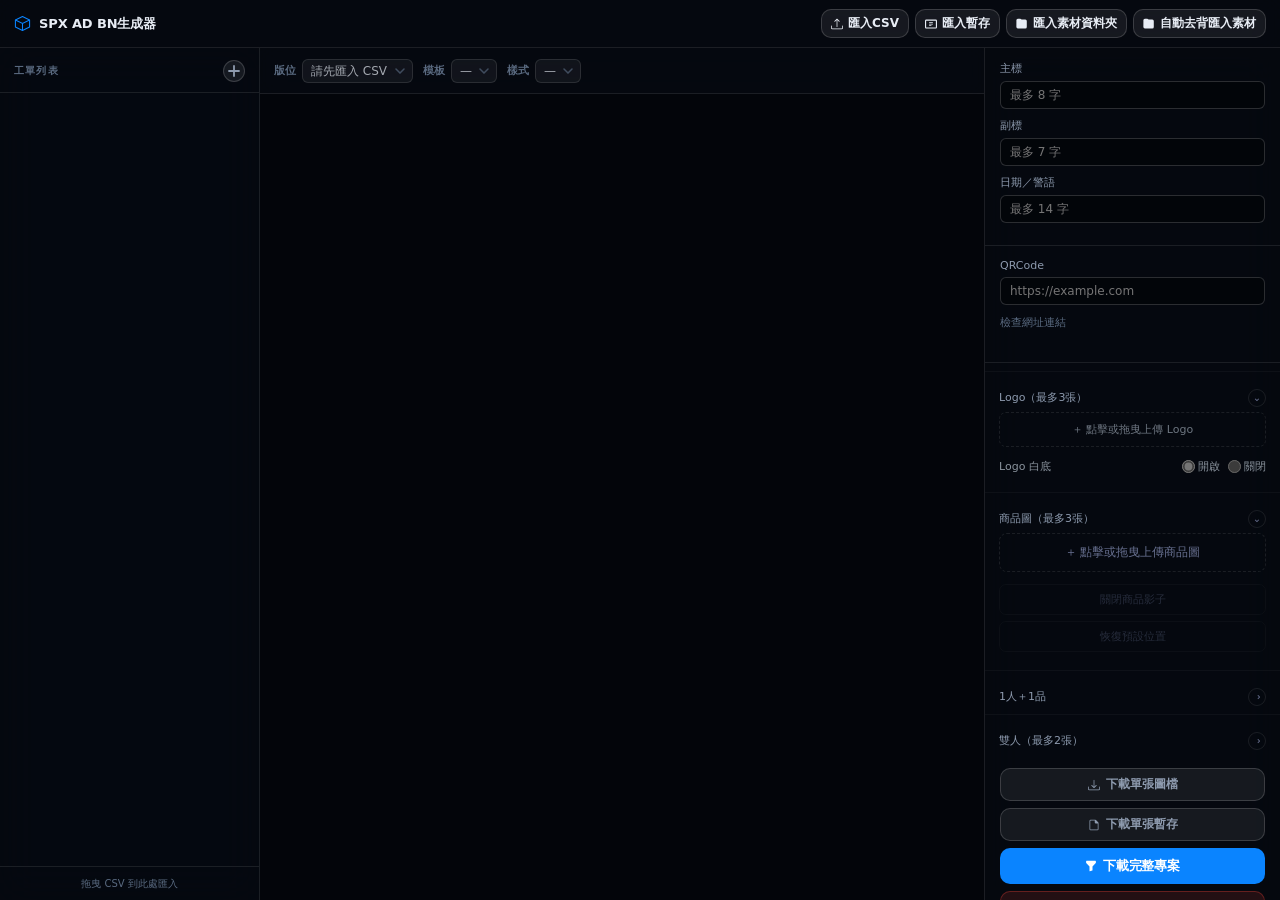
<file: index.html>
<!doctype html>
<html lang="zh-Hant">
<head>
  <meta charset="utf-8">
  <meta name="viewport" content="width=device-width, initial-scale=1">
  <title>SPX BN生成器</title>
  <link rel="icon" href="/favicon.svg" type="image/svg+xml">
  <link rel="stylesheet" href="src/app.css?v=20260714-qrcode-a">
  <link rel="stylesheet" href="src/asset-review.css?v=20260729-review-skip-a">
  <script src="js/banwords-engine-hbn.js?v=20260628"></script>
  <script src="js/banwords-data.js?v=20260628"></script>
</head>
<body>
  <!-- file:// 警告橫幅（HTTP server 下自動隱藏） -->
  <div id="file-protocol-warn" style="display:none;position:fixed;inset:0;z-index:9999;background:rgba(6,9,15,.92);backdrop-filter:blur(12px);align-items:center;justify-content:center;flex-direction:column;gap:16px;color:#fff;font-family:system-ui,sans-serif;text-align:center;padding:32px">
    <div style="font-size:48px">⚠️</div>
    <div style="font-size:20px;font-weight:600">請用「launch/啟動 AD 管理器（Chrome）.command」開啟</div>
    <div style="font-size:14px;color:#aaa;max-width:480px;line-height:1.6">
      直接用 Chrome 開啟 .html 檔案會因為瀏覽器安全限制，導致模板無法載入。<br>
      請雙擊資料夾內的 <strong style="color:#fff">「launch/啟動 AD 管理器（Chrome）.command」</strong> 檔案。
    </div>
    <div style="font-size:13px;color:#666;margin-top:8px">（若已在 localhost 開啟而看到此訊息，請忽略並關閉）</div>
    <button onclick="document.getElementById('file-protocol-warn').style.display='none'"
      style="margin-top:8px;padding:10px 24px;background:#0a84ff;border:none;border-radius:8px;color:#fff;font-size:14px;cursor:pointer">
      我知道了，繼續（功能可能不完整）
    </button>
  </div>
  <script>
    if (location.protocol === 'file:') {
      var w = document.getElementById('file-protocol-warn');
      w.style.display = 'flex';
    }
  </script>

  <div class="shell">

    <!-- ── 頂欄 ── -->
    <header class="topbar">
      <div class="topbar-brand">
        <svg class="brand-icon" viewBox="0 0 24 24" fill="none" xmlns="http://www.w3.org/2000/svg">
          <path d="M12 2L2 7v10l10 5 10-5V7L12 2z" stroke="currentColor" stroke-width="1.5" stroke-linejoin="round"/>
          <path d="M2 7l10 5 10-5M12 12v10" stroke="currentColor" stroke-width="1.5"/>
        </svg>
        <span class="brand-name">SPX AD BN生成器</span>
      </div>
      <div class="topbar-center">
        <div id="system-status" class="status-badge" style="display:none" aria-live="polite">
          <span class="status-dot"></span>
          <span class="status-text"></span>
        </div>
      </div>
      <div class="topbar-actions">
        <button id="import-btn" class="btn-topbar" type="button">
          <svg width="12" height="12" viewBox="0 0 16 16" fill="currentColor"><path d="M.5 9.9a.5.5 0 0 1 .5.5v2.5a1 1 0 0 0 1 1h12a1 1 0 0 0 1-1v-2.5a.5.5 0 0 1 1 0v2.5a2 2 0 0 1-2 2H2a2 2 0 0 1-2-2v-2.5a.5.5 0 0 1 .5-.5z"/><path d="M7.646 1.146a.5.5 0 0 1 .708 0l3 3a.5.5 0 0 1-.708.708L8.5 2.707V11.5a.5.5 0 0 1-1 0V2.707L5.354 4.854a.5.5 0 1 1-.708-.708l3-3z"/></svg>
          匯入CSV
        </button>
        <button id="import-state-btn" class="btn-topbar" type="button">
          <svg width="12" height="12" viewBox="0 0 16 16" fill="currentColor"><path d="M1.75 2A1.75 1.75 0 0 0 0 3.75v8.5C0 13.216.784 14 1.75 14h12.5A1.75 1.75 0 0 0 16 12.25v-8.5A1.75 1.75 0 0 0 14.25 2H1.75zm0 1.5h12.5a.25.25 0 0 1 .25.25v8.5a.25.25 0 0 1-.25.25H1.75a.25.25 0 0 1-.25-.25v-8.5a.25.25 0 0 1 .25-.25z"/><path d="M5.5 5.5h5v1h-5v-1zm0 2h5v1h-5v-1zm0 2h3v1h-3v-1z"/></svg>
          匯入暫存
        </button>
        <button id="direct-folder-btn" class="btn-topbar" type="button">
          <svg width="12" height="12" viewBox="0 0 16 16" fill="currentColor"><path d="M.54 3.87.5 3a2 2 0 0 1 2-2h3.19a2 2 0 0 1 1.345.51l.33.33h5.02a2 2 0 0 1 2 2v8a2 2 0 0 1-2 2H2.5a2 2 0 0 1-2-1.87L.54 3.87z"/><path d="M8 5.25a.5.5 0 0 1 .5.5V7.5h1.75a.5.5 0 0 1 0 1H8.5v1.75a.5.5 0 0 1-1 0V8.5H5.75a.5.5 0 0 1 0-1H7.5V5.75a.5.5 0 0 1 .5-.5z"/></svg>
          匯入素材資料夾
        </button>
        <button id="folder-btn" class="btn-topbar" type="button">
          <svg width="12" height="12" viewBox="0 0 16 16" fill="currentColor"><path d="M.54 3.87.5 3a2 2 0 0 1 2-2h3.19a2 2 0 0 1 1.345.51l.33.33h5.02a2 2 0 0 1 2 2v8a2 2 0 0 1-2 2H2.5a2 2 0 0 1-2-1.87L.54 3.87z"/></svg>
          自動去背匯入素材
        </button>
        <div id="asset-review-entry" class="topbar-review-entry" style="display:none">
          <button id="asset-review-menu-btn" class="btn-topbar btn-topbar-review" type="button" aria-haspopup="menu" aria-expanded="false">
            <svg width="12" height="12" viewBox="0 0 16 16" fill="currentColor"><path d="M8 2.5c-3.6 0-6.33 3.35-7.34 4.82a1.18 1.18 0 0 0 0 1.36C1.67 10.15 4.4 13.5 8 13.5s6.33-3.35 7.34-4.82a1.18 1.18 0 0 0 0-1.36C14.33 5.85 11.6 2.5 8 2.5zm0 9.5c-2.93 0-5.3-2.77-6.08-4C2.7 6.77 5.07 4 8 4s5.3 2.77 6.08 4C13.3 9.23 10.93 12 8 12z"/><path d="M8 5.25A2.75 2.75 0 1 0 8 10.75 2.75 2.75 0 0 0 8 5.25zm0 4A1.25 1.25 0 1 1 8 6.75a1.25 1.25 0 0 1 0 2.5z"/></svg>
            <span id="asset-review-entry-text">素材審核</span>
          </button>
          <div id="asset-review-menu" class="asset-review-menu" role="menu" hidden>
            <button id="processed-folder-btn" class="asset-review-menu-item" type="button" role="menuitem">匯入處理結果</button>
            <button id="rerun-manifest-btn" class="asset-review-menu-item" type="button" role="menuitem" disabled>重新去背素材（0）</button>
            <button id="review-assets-btn" class="asset-review-menu-item primary" type="button" role="menuitem">開啟素材審核</button>
          </div>
        </div>
        <div id="folder-status" class="status-badge success topbar-badge" style="display:none" aria-live="polite">
          <span class="status-dot"></span>
          <span id="folder-status-text">—</span>
        </div>
        <div id="csv-status" class="status-badge success topbar-badge" style="display:none" aria-live="polite">
          <span class="status-dot"></span>
          <span id="csv-status-text">—</span>
        </div>
        <div id="ai-workflow-complete-status" class="status-badge success" style="display:none" aria-live="polite">
          <span class="status-dot"></span>
          <span>AI 去背完成</span>
        </div>
        <input id="import-file" type="file" accept=".xlsx,.xls,.csv" style="display:none" aria-hidden="true">
        <input id="import-state-file" type="file" accept=".json,application/json" multiple style="display:none" aria-hidden="true">
      </div>
    </header>

    <!-- ── AI Workflow — Ready Check 提示（Coding Phase 1／7）──
         Runtime-only，預設 hidden；不屬於 Control Center UI Upgrade 的
         Locked header/entry 結構，是獨立於 topbar 之外的附加提示列。 -->
    <div id="ai-workflow-ready-check-banner" hidden
      style="padding:10px 16px;background:#3a2200;color:#ffd9a0;font-size:13px;text-align:center;border-bottom:1px solid #5a3800;">
      <span>請先開啟 Photoshop</span>
      <button id="ai-workflow-ready-check-retry-btn" type="button"
        style="margin-left:12px;padding:4px 12px;border-radius:6px;border:1px solid #ffd9a0;background:transparent;color:#ffd9a0;font-size:13px;cursor:pointer;">
        重新檢查
      </button>
    </div>

    <!-- ── AI Workflow — Processing Mode 提示（Coding Phase 2／7 建立，
         Phase 3／7 加上 Progress N/M）── Runtime-only；Execute Accepted
         後顯示，文字由 Processing Mode Controller 依 Status Polling 回傳的
         current／total 更新；Completed／PartialFailure／Failure 之後本
         Phase 仍不關閉（解除鎖定屬於 Phase 4 範圍）。
         Stage 3 Root Cause Fix（Rerun Processing Notice Regression）：改為
         position:fixed + 與既有 Lock Overlay／Recovery Banner 同一量級的
         z-index——Rerun 觸發時 Review Workspace（position:fixed 全螢幕
         Modal）仍持續開著，先前這裡是一般 position:static 的區塊元素，一
         定會被疊在下面，導致 Rerun 時看起來「只剩下進度文字」。First
         Run／Rerun 共用同一個元素、同一套 enter()／updateProgress()／
         showCompleted() 邏輯完全不變，這裡只調整既有元素的定位方式，不是
         第二套 Banner。 -->
    <div id="ai-workflow-processing-banner" hidden
      style="position:fixed;top:0;left:0;right:0;z-index:99999;padding:10px 16px;background:#0a2540;color:#8fd3ff;font-size:13px;text-align:center;border-bottom:1px solid #123a5e;">
      <span id="ai-workflow-processing-banner-text">素材處理中</span>
      <div id="ai-workflow-processing-banner-notice" style="margin-top:4px;font-size:12px;color:#6fa9d6;line-height:1.5;">
        請勿操作 Photoshop，系統將自動完成背景處理。完成後將自動帶入素材審閱。
      </div>
    </div>

    <!-- ── AI Workflow — Global Interaction Lock Overlay（Coding Phase 2／7）
         全畫面透明遮罩，Processing Mode 期間擋下對其下所有既有 UI（含動態
         注入的外掛內容）的滑鼠／觸控互動；不修改任何既有元素本身。 -->
    <div id="ai-workflow-processing-lock-overlay" hidden
      style="position:fixed;inset:0;z-index:99998;background:transparent;cursor:not-allowed;"
      aria-hidden="true"></div>

    <!-- ── AI Workflow — Recovery Banner（Coding Phase 6／7：Error /
         Recovery Hardening）── 可復原的失敗狀態下顯示；position:fixed 且
         z-index 高於上面的 Lock Overlay（99998），因此即使 Lock 仍持續維
         持，這個 Banner 本身與其唯一的動作按鈕依然可以點擊——除了這個按鈕
         之外，使用者不能操作任何其他既有 UI（不能修改文字、切換工單、下
         載、匯入 CSV、選素材資料夾或開始新 Workflow）。內容（訊息／按鈕文
         字／按下按鈕要做什麼）完全由 js/ai-workflow-recovery.js 決定，本
         元素本身不含任何情境專屬文字。 -->
    <div id="ai-workflow-recovery-banner" hidden
      style="position:fixed;left:50%;top:16px;transform:translateX(-50%);z-index:99999;max-width:420px;padding:14px 18px;border-radius:10px;background:#2a0f0f;color:#ffd0d0;font-size:13px;text-align:center;border:1px solid #6e2020;box-shadow:0 8px 24px rgba(0,0,0,.4);">
      <div id="ai-workflow-recovery-message" style="margin-bottom:10px;line-height:1.5;"></div>
      <button id="ai-workflow-recovery-action-btn" type="button"
        style="padding:6px 18px;border-radius:6px;border:1px solid #ffd0d0;background:transparent;color:#ffd0d0;font-size:13px;cursor:pointer;">
        重試
      </button>
    </div>

    <!-- ── 工作區三欄 ── -->
    <div class="workspace">

      <!-- 左：工單列表 -->
      <aside class="job-panel" id="job-panel">
        <div class="job-panel-head">
          <span class="panel-eyebrow">工單列表</span>
          <button id="add-job-btn" class="btn-icon-round" title="新增空白工單">
            <svg width="12" height="12" viewBox="0 0 12 12" fill="none"><path d="M6 1v10M1 6h10" stroke="currentColor" stroke-width="1.8" stroke-linecap="round"/></svg>
          </button>
        </div>
        <div id="job-list" class="job-list"></div>

        <!-- 驗證錯誤面板 -->
        <div id="validation-panel" class="validation-panel" style="display:none">
          <div class="validation-panel-head">
            <svg width="12" height="12" viewBox="0 0 16 16" fill="currentColor"><path d="M8.982 1.566a1.13 1.13 0 0 0-1.96 0L.165 13.233c-.457.778.091 1.767.98 1.767h13.713c.889 0 1.438-.99.98-1.767L8.982 1.566zM8 5c.535 0 .954.462.9.995l-.35 3.507a.552.552 0 0 1-1.1 0L7.1 5.995A.905.905 0 0 1 8 5zm.002 6a1 1 0 1 1 0 2 1 1 0 0 1 0-2z"/></svg>
            <span>素材問題</span>
          </div>
          <div id="validation-errors" class="validation-errors"></div>
        </div>

        <div class="job-panel-foot">
          <p class="job-hint">拖曳 CSV 到此處匯入</p>
        </div>
      </aside>

      <!-- 中：預覽區 -->
      <main class="preview-panel">
        <div class="preview-toolbar">
          <div class="toolbar-selectors">
            <label class="toolbar-field">
              <span class="toolbar-label">版位</span>
              <select id="placement-select" class="toolbar-select"></select>
            </label>
            <label class="toolbar-field">
              <span class="toolbar-label">模板</span>
              <select id="template-select" class="toolbar-select"></select>
            </label>
            <label class="toolbar-field">
              <span class="toolbar-label">樣式</span>
              <select id="style-select" class="toolbar-select"></select>
            </label>
          </div>
        </div>
        <div class="preview-stage" id="preview-area">
          <div class="preview-loader" id="preview-loader">
            <div class="spinner"></div>
            <span>載入模板…</span>
          </div>
          <div id="preview-wrap" class="preview-block">
            <iframe id="canvas-frame" title="Banner 模板" style="display:none"></iframe>
            <img id="align-overlay" alt="" style="display:none;position:absolute;top:0;left:0;transform-origin:0 0;pointer-events:none;z-index:10;">
            <div id="prev-label" style="position:absolute;bottom:-22px;left:0;font-size:11px;color:#687090;white-space:nowrap;"></div>
          </div>
        </div>
      </main>

      <!-- 右：控制面板 -->
      <aside class="control-panel">

        <section class="ctrl-section">
          <label class="ctrl-label">
            <span class="ctrl-label-text">主標 <span id="count-headline" class="char-count"></span></span>
            <input id="field-headline" type="text" maxlength="40" placeholder="最多 8 字">
          </label>
          <label class="ctrl-label">
            <span class="ctrl-label-text">副標 <span id="count-subheadline" class="char-count"></span></span>
            <input id="field-subheadline" type="text" maxlength="40" placeholder="最多 7 字">
          </label>
          <label class="ctrl-label">
            <span class="ctrl-label-text">日期／警語 <span id="count-disclaimer" class="char-count"></span></span>
            <input id="field-disclaimer" type="text" maxlength="80" placeholder="最多 14 字">
          </label>
        </section>

        <!-- QRCode：docs/proposals/QR-Code-Product-Proposal.md -->
        <section class="ctrl-section" id="qrcode-section">
          <label class="ctrl-label">
            <span class="ctrl-label-text">QRCode</span>
            <input id="field-qrcode-url" type="text" placeholder="https://example.com">
          </label>
          <a id="qrcode-check-link" href="#" target="_blank" rel="noopener" class="qrcode-check-link" aria-disabled="true" style="pointer-events:none;">檢查網址連結</a>
          <div id="qrcode-status" class="qrcode-status" aria-live="polite"></div>
        </section>

        <!-- Logo、商品圖、1人+1品 由 bn-editor-plugin.js 動態注入 -->
        <div id="sidebar-scroll" style="display:flex;flex-direction:column;"></div>

        <!-- 操作按鈕 -->
        <div class="ctrl-actions">
          <button id="download-btn" class="btn-secondary" type="button">
            <svg width="12" height="12" viewBox="0 0 16 16" fill="currentColor"><path d="M.5 9.9a.5.5 0 0 1 .5.5v2.5a1 1 0 0 0 1 1h12a1 1 0 0 0 1-1v-2.5a.5.5 0 0 1 1 0v2.5a2 2 0 0 1-2 2H2a2 2 0 0 1-2-2v-2.5a.5.5 0 0 1 .5-.5z"/><path d="M7.646 11.854a.5.5 0 0 0 .708 0l3-3a.5.5 0 0 0-.708-.708L8.5 10.293V1.5a.5.5 0 0 0-1 0v8.793L5.354 8.146a.5.5 0 1 0-.708.708l3 3z"/></svg>
            下載單張圖檔
          </button>
          <button id="single-state-btn" class="btn-secondary" type="button">
            <svg width="12" height="12" viewBox="0 0 16 16" fill="currentColor"><path d="M2 2.5A1.5 1.5 0 0 1 3.5 1h6.086a1.5 1.5 0 0 1 1.06.44l2.914 2.914A1.5 1.5 0 0 1 14 5.414V13.5a1.5 1.5 0 0 1-1.5 1.5h-9A1.5 1.5 0 0 1 2 13.5v-11zM3.5 2a.5.5 0 0 0-.5.5v11a.5.5 0 0 0 .5.5h9a.5.5 0 0 0 .5-.5V6h-2.5A1.5 1.5 0 0 1 9 4.5V2H3.5z"/></svg>
            下載單張暫存
          </button>
          <button id="batch-btn" class="btn-primary" type="button">
            <svg width="12" height="12" viewBox="0 0 16 16" fill="currentColor"><path d="M1.5 1.5A.5.5 0 0 1 2 1h12a.5.5 0 0 1 .5.5v2a.5.5 0 0 1-.128.334L10 8.692V13.5a.5.5 0 0 1-.342.474l-3 1A.5.5 0 0 1 6 14.5V8.692L1.628 3.834A.5.5 0 0 1 1.5 3.5v-2z"/></svg>
            下載完整專案
          </button>
          <button id="reset-workspace-btn" class="btn-danger" type="button">
            <svg width="12" height="12" viewBox="0 0 16 16" fill="currentColor"><path d="M6.5 1h3a.5.5 0 0 1 .5.5V2h3.5a.5.5 0 0 1 0 1H13l-.64 10.2A2 2 0 0 1 10.36 15H5.64a2 2 0 0 1-1.996-1.8L3 3h-.5a.5.5 0 0 1 0-1H6v-.5a.5.5 0 0 1 .5-.5zM4 3l.64 10.14a1 1 0 0 0 .998.86h4.724a1 1 0 0 0 .998-.86L12 3H4z"/><path d="M6.5 5.5A.5.5 0 0 1 7 6v5a.5.5 0 0 1-1 0V6a.5.5 0 0 1 .5-.5zm3 0A.5.5 0 0 1 10 6v5a.5.5 0 0 1-1 0V6a.5.5 0 0 1 .5-.5z"/></svg>
            重設工作區
          </button>
        </div>

      </aside>
    </div><!-- /workspace -->
  </div><!-- /shell -->

  <!-- ── 批次進度 Modal ── -->
  <div id="batch-modal" class="batch-modal" style="display:none" role="dialog" aria-modal="true" aria-label="下載完整專案進度">
    <div class="batch-modal-box">
      <div class="batch-modal-head">
        <span class="batch-modal-title">下載完整專案</span>
        <button id="batch-cancel-btn" class="batch-cancel-btn" type="button" aria-label="關閉">
          <svg width="12" height="12" viewBox="0 0 12 12" fill="none" aria-hidden="true"><path d="M2 2l8 8M10 2l-8 8" stroke="currentColor" stroke-width="1.8" stroke-linecap="round"/></svg>
        </button>
      </div>
      <div class="batch-progress-track">
        <div id="batch-progress-bar" class="batch-progress-bar" style="width:0%"></div>
      </div>
      <div id="batch-progress-text" class="batch-progress-text">準備中…</div>
      <div id="batch-job-log" class="batch-job-log"></div>
    </div>
  </div>

  <!-- ── 重設工作區確認 Modal ── -->
  <div id="reset-modal" class="batch-modal reset-modal" style="display:none" role="dialog" aria-modal="true" aria-labelledby="reset-modal-title">
    <div class="batch-modal-box reset-modal-box">
      <div class="batch-modal-head">
        <span id="reset-modal-title" class="batch-modal-title">重設工作區？</span>
        <button id="reset-close-btn" class="batch-cancel-btn" type="button" aria-label="關閉">
          <svg width="12" height="12" viewBox="0 0 12 12" fill="none" aria-hidden="true"><path d="M2 2l8 8M10 2l-8 8" stroke="currentColor" stroke-width="1.8" stroke-linecap="round"/></svg>
        </button>
      </div>
      <div class="reset-modal-body">
        <p>這會清除目前尚未儲存的所有資料。</p>
        <p>建議先下載暫存檔，以免遺失目前工作進度。</p>
      </div>
      <div class="reset-modal-actions">
        <button id="reset-cancel-btn" class="btn-secondary" type="button">取消</button>
        <button id="reset-confirm-btn" class="btn-danger" type="button">重設工作區</button>
      </div>
    </div>
  </div>

  <!-- libs -->
  <script src="config/templates.js"></script>
  <script src="js/xlsx.full.min.js"></script>
  <script src="js/jszip.min.js"></script>
  <script src="js/template-loader.js?v=20260701r"></script>
  <script src="js/bn-image-utils.js?v=20260701d"></script>
  <script src="js/product-slot-utils.js?v=20260701e"></script>
  <script src="js/asset-classifier.js?v=20260704a"></script>
  <script src="tools/qrcode-demo/qrcode.js?v=20260714a"></script>
  <script src="js/qrcode-url-utils.js?v=20260714a"></script>
  <script src="js/asset-processing.js?v=20260704a"></script>
  <script src="js/asset-render-payload.js?v=20260806-product-shadow-a"></script>
  <script src="js/smart-layout-propagation.js?v=20260707-smart-layout-a"></script>
  <script src="js/asset-pipeline-state.js?v=20260729-review-skip-a"></script>
  <script src="js/asset-pipeline-manifest.js?v=20260729-review-skip-a"></script>
  <script src="js/project-persistence.js?v=20260709-persistence-core-a"></script>
  <script src="js/asset-resolver.js?v=20260705-2a"></script>
  <script src="js/vendor/pako.min.js"></script>
  <script src="js/vendor/upng.js"></script>
  <script src="js/asset-edit-session.js?v=20260708-review-editor-a"></script>
  <script src="js/asset-review-editor.js?v=20260710-review-ui-step2-a"></script>
  <script src="js/asset-review-workspace.js?v=20260729-ai-review-flow-a"></script>
  <script src="js/ai-workflow-ready-check.js?v=20260711-ai-workflow-phase1-a"></script>
  <script src="js/ai-workflow-manifest-build.js?v=20260711-ai-workflow-phase2-a"></script>
  <script src="js/ai-workflow-execution.js?v=20260711-ai-workflow-phase2-a"></script>
  <script src="js/ai-workflow-processing-mode.js?v=20260711-ai-workflow-phase6-a"></script>
  <script src="js/ai-workflow-status-polling.js?v=20260711-ai-workflow-phase6-a"></script>
  <script src="js/ai-workflow-auto-import.js?v=20260711-ai-workflow-phase6-a"></script>
  <script src="js/ai-workflow-orchestrator.js?v=20260729-ai-review-flow-a"></script>
  <script src="js/ai-workflow-recovery.js?v=20260711-ai-workflow-phase6-a"></script>
  <script defer src="src/app.js?v=20260806-product-shadow-a"></script>
  <script src="js/template-controls.js?v=20260701h"></script>
  <script src="js/logo-editor-plugin.js?v=20260629"></script>
  <script src="js/editor-plugin.js?v=20260629"></script>
  <script src="js/bn-editor-plugin.js?v=20260806-product-shadow-a"></script>
</body>
</html>
</file>
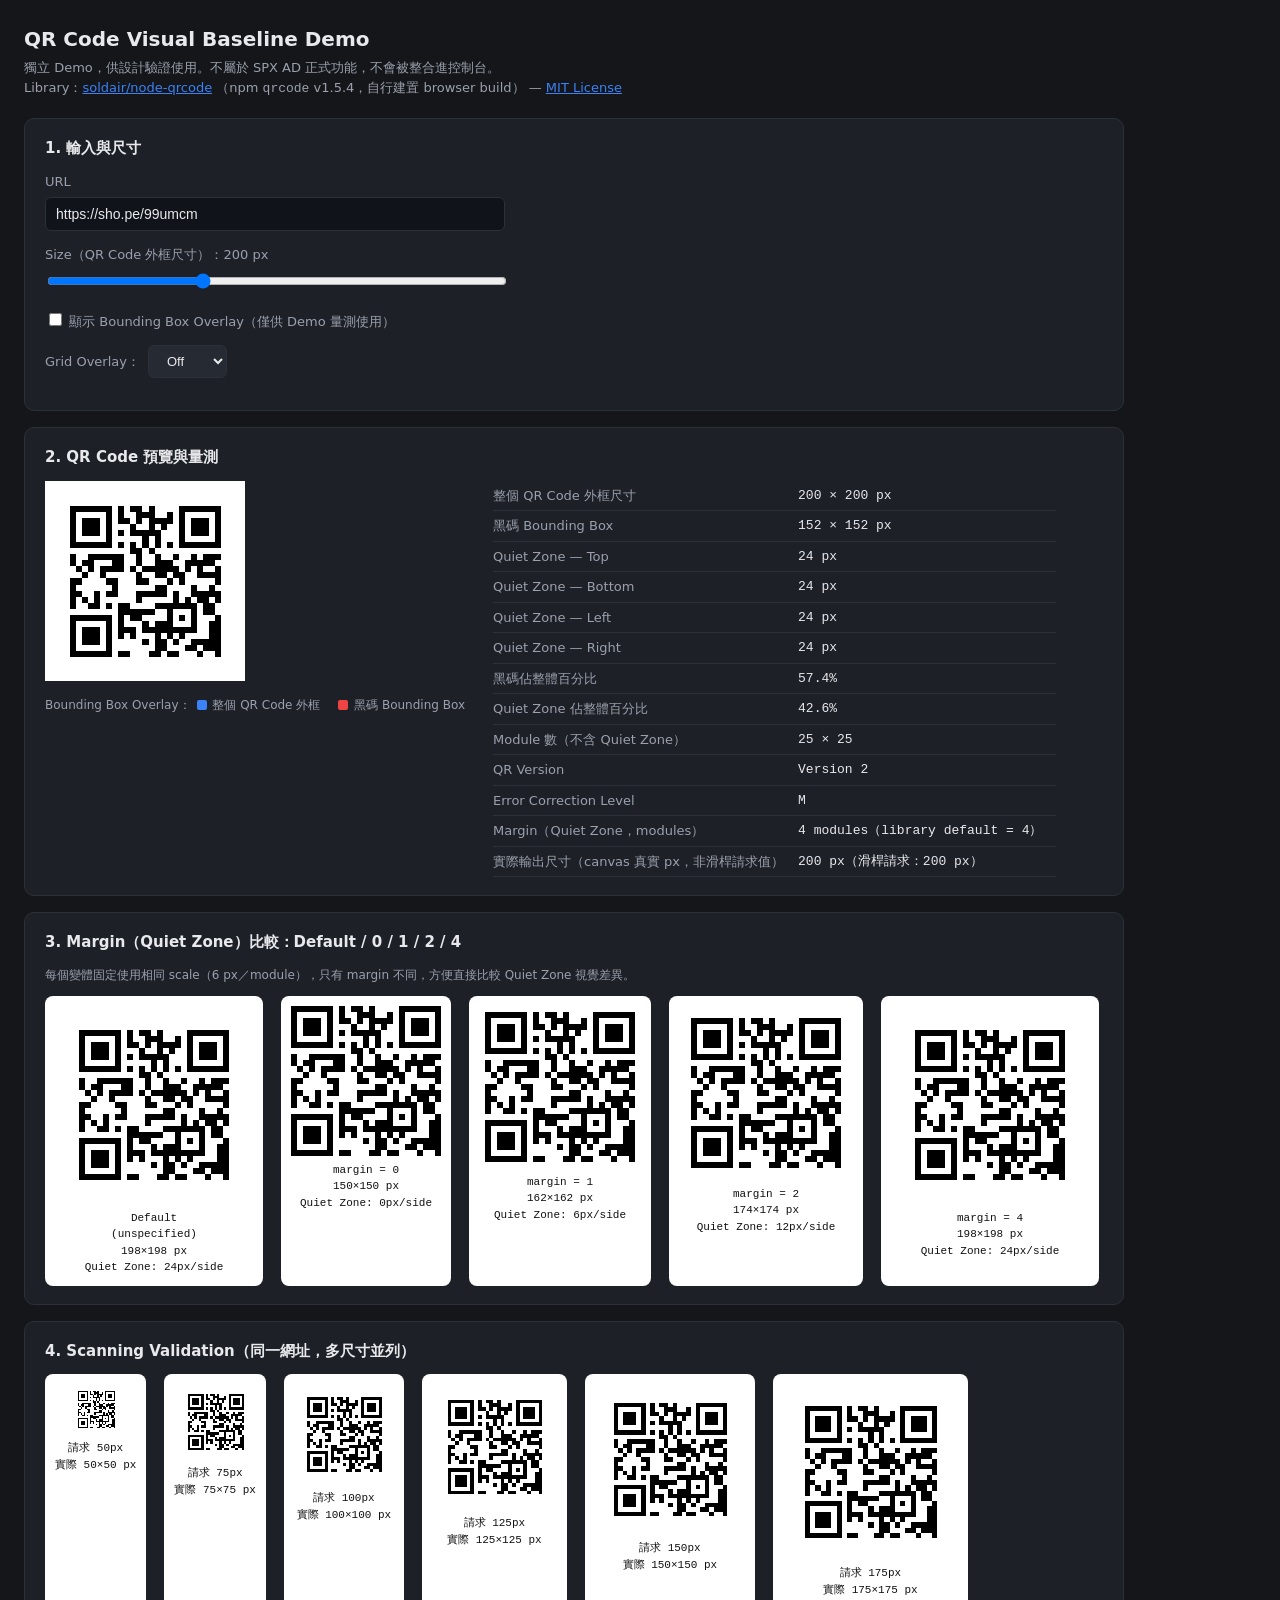
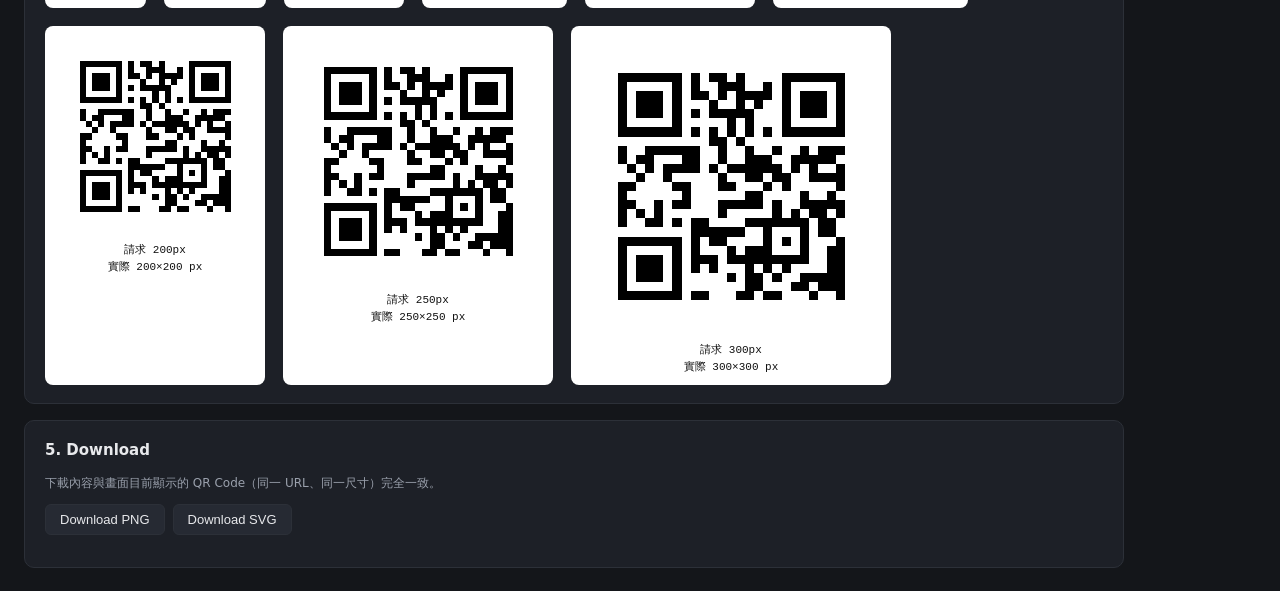
<file: tools/qrcode-demo/index.html>
<!DOCTYPE html>
<html lang="zh-Hant">
<head>
<meta charset="UTF-8" />
<meta name="viewport" content="width=device-width, initial-scale=1" />
<title>QR Code Visual Baseline Demo（獨立 Demo，非 SPX AD 正式功能）</title>
<link rel="stylesheet" href="style.css" />
</head>
<body>

<header class="page-header">
  <h1>QR Code Visual Baseline Demo</h1>
  <p class="subtitle">
    獨立 Demo，供設計驗證使用。不屬於 SPX AD 正式功能，不會被整合進控制台。<br />
    Library：<a href="https://github.com/soldair/node-qrcode" target="_blank" rel="noopener">soldair/node-qrcode</a>
    （npm <code>qrcode</code> v1.5.4，自行建置 browser build） — <a href="./LICENSE" target="_blank">MIT License</a>
  </p>
</header>

<main>

  <!-- ================= 1. Controls ================= -->
  <section class="panel">
    <h2>1. 輸入與尺寸</h2>

    <div class="field">
      <label for="url-input">URL</label>
      <input id="url-input" type="text" value="https://sho.pe/99umcm" autocomplete="off" spellcheck="false" />
      <p id="url-error" class="error-msg" hidden>請輸入有效的網址（例如：https://example.com）</p>
    </div>

    <div class="field">
      <label for="size-slider">Size（QR Code 外框尺寸）：<span id="size-value">200</span> px</label>
      <input id="size-slider" type="range" min="50" max="500" step="1" value="200" />
    </div>

    <div class="field inline">
      <label><input id="overlay-toggle" type="checkbox" /> 顯示 Bounding Box Overlay（僅供 Demo 量測使用）</label>
    </div>

    <div class="field inline">
      <label for="grid-select">Grid Overlay：</label>
      <select id="grid-select">
        <option value="0">Off</option>
        <option value="5">5px</option>
        <option value="10">10px</option>
        <option value="20">20px</option>
      </select>
    </div>
  </section>

  <!-- ================= 2. Main QR + Measurement ================= -->
  <section class="panel">
    <h2>2. QR Code 預覽與量測</h2>

    <div class="preview-row">
      <div class="qr-stage-wrap">
        <div id="qr-stage" class="qr-stage">
          <canvas id="qr-canvas"></canvas>
          <div id="overlay-boxes" class="overlay-boxes" hidden></div>
          <div id="overlay-grid" class="overlay-grid" hidden></div>
        </div>
        <p class="hint">Bounding Box Overlay：<span class="swatch outer"></span> 整個 QR Code 外框　<span class="swatch inner"></span> 黑碼 Bounding Box</p>
      </div>

      <table id="measure-table" class="measure-table">
        <tbody>
          <tr><th>整個 QR Code 外框尺寸</th><td id="m-outer">—</td></tr>
          <tr><th>黑碼 Bounding Box</th><td id="m-black">—</td></tr>
          <tr><th>Quiet Zone — Top</th><td id="m-qz-top">—</td></tr>
          <tr><th>Quiet Zone — Bottom</th><td id="m-qz-bottom">—</td></tr>
          <tr><th>Quiet Zone — Left</th><td id="m-qz-left">—</td></tr>
          <tr><th>Quiet Zone — Right</th><td id="m-qz-right">—</td></tr>
          <tr><th>黑碼佔整體百分比</th><td id="m-black-pct">—</td></tr>
          <tr><th>Quiet Zone 佔整體百分比</th><td id="m-qz-pct">—</td></tr>
          <tr><th>Module 數（不含 Quiet Zone）</th><td id="m-modules">—</td></tr>
          <tr><th>QR Version</th><td id="m-version">—</td></tr>
          <tr><th>Error Correction Level</th><td id="m-ecc">—</td></tr>
          <tr><th>Margin（Quiet Zone，modules）</th><td id="m-margin">—</td></tr>
          <tr><th>實際輸出尺寸（canvas 真實 px，非滑桿請求值）</th><td id="m-actual">—</td></tr>
        </tbody>
      </table>
    </div>
    <p id="size-warning" class="warn-msg" hidden></p>
  </section>

  <!-- ================= 3. Margin Comparison ================= -->
  <section class="panel">
    <h2>3. Margin（Quiet Zone）比較：Default / 0 / 1 / 2 / 4</h2>
    <p class="note">每個變體固定使用相同 scale（6 px／module），只有 margin 不同，方便直接比較 Quiet Zone 視覺差異。</p>
    <div id="margin-compare" class="compare-row"></div>
  </section>

  <!-- ================= 4. Scanning Validation ================= -->
  <section class="panel">
    <h2>4. Scanning Validation（同一網址，多尺寸並列）</h2>
    <div id="scan-gallery" class="compare-row"></div>
  </section>

  <!-- ================= 5. Download ================= -->
  <section class="panel">
    <h2>5. Download</h2>
    <p class="note">下載內容與畫面目前顯示的 QR Code（同一 URL、同一尺寸）完全一致。</p>
    <div class="field inline">
      <button id="download-png">Download PNG</button>
      <button id="download-svg">Download SVG</button>
    </div>
  </section>

</main>

<script src="qrcode.js"></script>
<script src="main.js"></script>
</body>
</html>
</file>
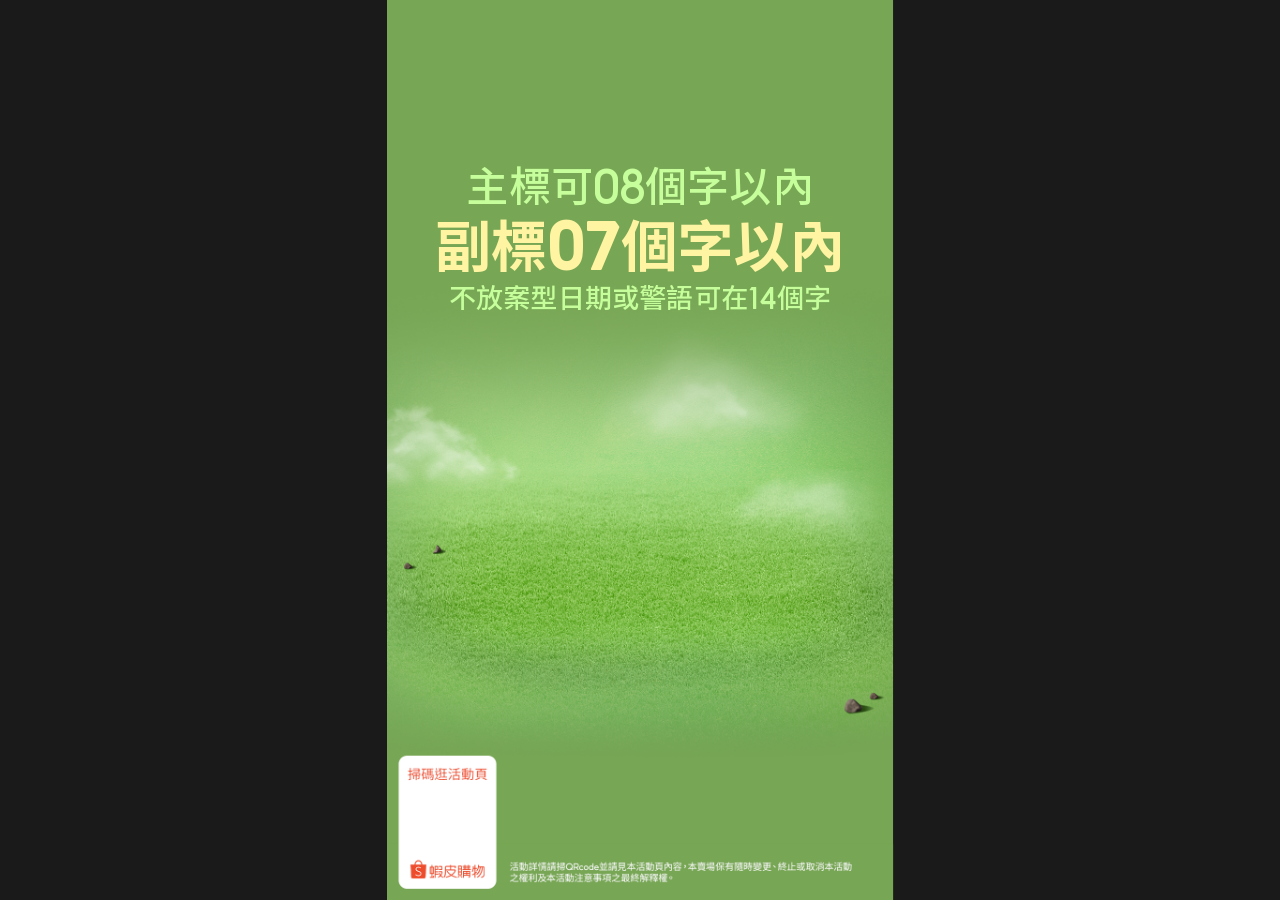
<file: canvas.html>
<!doctype html>
<html lang="zh-TW">
<head>
  <meta charset="UTF-8">
  <title>AD 電子版位共用畫布</title>
  <link rel="icon" href="/favicon.svg" type="image/svg+xml">
  <link rel="stylesheet" href="css/canvas.css">
  <script src="templates/template-registry.js?v=20260701r"></script>
  <script src="js/template-loader.js?v=20260701r"></script>
</head>
<body>
  <div id="css-err"></div>
  <div id="stage"><div id="canvas"></div></div>
  <script src="js/canvas-entry.js?v=20260714-qrcode-a"></script>
</body>
</html>
</file>
<file: src/app.css>
/* ═══════════════════════════════════════════════
   AD 電子版位管理器 — 控制中心樣式
   深色系 + Apple 簡約玻璃效果
═══════════════════════════════════════════════ */

/* ── 設計令牌 ── */
:root {
  --bg-base:        #06090f;
  --bg-surface:     rgba(255,255,255,0.04);
  --bg-surface-2:   rgba(255,255,255,0.07);
  --bg-surface-3:   rgba(255,255,255,0.10);

  --border:         rgba(255,255,255,0.09);
  --border-strong:  rgba(255,255,255,0.16);

  --text-primary:   #e8edf5;
  --text-secondary: #8e9baf;
  --text-tertiary:  #5a6a80;

  --accent:         #0a84ff;
  --accent-dim:     rgba(10,132,255,0.15);
  --accent-border:  rgba(10,132,255,0.40);

  --success:        #30d158;
  --success-dim:    rgba(48,209,88,0.12);
  --success-border: rgba(48,209,88,0.30);
  --error:          #ff453a;
  --error-dim:      rgba(255,69,58,0.12);
  --error-border:   rgba(255,69,58,0.30);
  --warn:           #ffd60a;
  --warn-dim:       rgba(255,214,10,0.12);

  --radius-sm:  6px;
  --radius:     10px;
  --radius-lg:  14px;

  --glass: blur(18px) saturate(1.6);

  --topbar-h:      48px;
  --job-panel-w:   260px;
  --ctrl-panel-w:  296px;

  font-family:
    -apple-system,
    BlinkMacSystemFont,
    "Segoe UI",
    "PingFang TC",
    "Microsoft JhengHei",
    "Noto Sans TC",
    system-ui,
    sans-serif;
  color-scheme: dark;
}

*, *::before, *::after { box-sizing: border-box; }
html, body { margin: 0; height: 100%; overflow: hidden; }
body {
  background: var(--bg-base);
  color: var(--text-primary);
  font-size: 13px;
  -webkit-font-smoothing: antialiased;
}

/* ─────────────────────────────────────
   殼
───────────────────────────────────── */
.shell { display: flex; flex-direction: column; height: 100vh; min-width: 960px; }

/* ─────────────────────────────────────
   頂欄
───────────────────────────────────── */
.topbar {
  flex: 0 0 auto;
  min-height: var(--topbar-h);
  display: flex;
  align-items: center;
  justify-content: space-between;
  flex-wrap: wrap;
  padding: 7px 14px;
  background: rgba(6,9,15,0.88);
  backdrop-filter: var(--glass);
  -webkit-backdrop-filter: var(--glass);
  border-bottom: 1px solid var(--border);
  gap: 10px;
  z-index: 100;
}

.topbar-brand {
  display: flex;
  align-items: center;
  gap: 8px;
  flex: 0 0 auto;
}
.brand-icon { width: 17px; height: 17px; color: var(--accent); flex-shrink: 0; }
.brand-name { font-size: 13px; font-weight: 700; letter-spacing: -.01em; white-space: nowrap; }

.topbar-center { flex: 1 1 160px; min-width: 120px; display: flex; justify-content: center; }

.status-badge,
.status-pill,
.folder-chip {
  display: inline-flex;
  align-items: center;
  gap: 6px;
  padding: 4px 10px;
  border-radius: 999px;
  background: var(--bg-surface);
  border: 1px solid var(--border);
  font-size: 11px;
  font-weight: 600;
  color: var(--text-secondary);
  line-height: 1;
  white-space: nowrap;
  max-width: 190px;
  overflow: hidden;
  text-overflow: ellipsis;
  transition: background .2s, border-color .2s, color .2s, opacity .2s, transform .2s;
}
.status-badge.success,
.status-pill.success,
.folder-chip.success,
.folder-chip { background: var(--success-dim); border-color: var(--success-border); color: var(--success); }
.status-badge.error,
.status-pill.error,
.folder-chip.error { background: var(--error-dim); border-color: var(--error-border); color: var(--error); }
.status-dot {
  width: 6px; height: 6px; border-radius: 50%;
  background: var(--text-tertiary);
  transition: background .2s;
  flex-shrink: 0;
}
.status-badge.success .status-dot,
.status-pill.success .status-dot,
.folder-chip.success .status-dot,
.folder-chip .status-dot { background: var(--success); }
.status-badge.error .status-dot,
.status-pill.error .status-dot,
.folder-chip.error .status-dot { background: var(--error); }

.topbar-actions {
  flex: 1 1 640px;
  min-width: 0;
  display: flex;
  align-items: center;
  justify-content: flex-end;
  flex-wrap: wrap;
  gap: 6px;
}

.topbar-badge { margin-left: -2px; }

.btn-topbar {
  display: inline-flex;
  align-items: center;
  gap: 5px;
  padding: 5px 9px;
  border: 1px solid var(--border-strong);
  border-radius: var(--radius);
  background: var(--bg-surface-2);
  color: var(--text-primary);
  font: inherit;
  font-size: 12px;
  font-weight: 600;
  cursor: pointer;
  transition: background .15s, border-color .15s;
  white-space: nowrap;
}
.btn-topbar:hover { background: var(--bg-surface-3); border-color: rgba(255,255,255,.22); }
.btn-topbar:disabled, .btn-topbar.is-disabled { opacity: .45; cursor: not-allowed; }
.btn-topbar:disabled:hover, .btn-topbar.is-disabled:hover { background: var(--bg-surface-2); border-color: var(--border-strong); }

.topbar-review-entry {
  position: relative;
  display: inline-flex;
  align-items: center;
}

.btn-topbar-review {
  max-width: 240px;
}

.btn-topbar-review span {
  overflow: hidden;
  text-overflow: ellipsis;
}

.asset-review-menu {
  position: absolute;
  top: calc(100% + 6px);
  right: 0;
  z-index: 240;
  min-width: 180px;
  padding: 6px;
  border-radius: var(--radius);
  border: 1px solid var(--border-strong);
  background: rgba(12,16,24,0.96);
  box-shadow: 0 16px 40px rgba(0,0,0,.42);
  backdrop-filter: var(--glass);
  -webkit-backdrop-filter: var(--glass);
}

.asset-review-menu[hidden] { display: none; }

.asset-review-menu-item {
  width: 100%;
  display: flex;
  align-items: center;
  justify-content: flex-start;
  min-height: 30px;
  padding: 7px 9px;
  border: 0;
  border-radius: var(--radius-sm);
  background: transparent;
  color: var(--text-primary);
  font: inherit;
  font-size: 12px;
  font-weight: 650;
  text-align: left;
  cursor: pointer;
}

.asset-review-menu-item:hover { background: var(--bg-surface-2); }
.asset-review-menu-item.primary { color: #dbeafe; }
.asset-review-menu-item:disabled {
  color: var(--text-tertiary);
  cursor: not-allowed;
}
.asset-review-menu-item:disabled:hover { background: transparent; }

@media (max-width: 1240px) {
  .topbar {
    align-items: flex-start;
  }

  .topbar-center {
    order: 3;
    flex: 1 1 100%;
    justify-content: flex-start;
  }

  .topbar-actions {
    flex: 1 1 calc(100% - 190px);
  }

  .btn-topbar {
    font-size: 11px;
    padding-inline: 8px;
  }

  .btn-topbar-review {
    max-width: 190px;
  }

  .status-badge,
  .status-pill,
  .folder-chip {
    max-width: 150px;
  }
}

/* ─────────────────────────────────────
   工作區：三欄
───────────────────────────────────── */
.workspace {
  flex: 1;
  display: grid;
  grid-template-columns: var(--job-panel-w) 1fr var(--ctrl-panel-w);
  min-height: 0;
  overflow: hidden;
}

/* ─────────────────────────────────────
   左：工單列表
───────────────────────────────────── */
.job-panel {
  display: flex;
  flex-direction: column;
  background: rgba(6,9,15,0.6);
  backdrop-filter: var(--glass);
  -webkit-backdrop-filter: var(--glass);
  border-right: 1px solid var(--border);
  overflow: hidden;
}
.job-panel.drop-highlight { outline: 2px dashed var(--accent); outline-offset: -3px; }

.job-panel-head {
  flex: 0 0 auto;
  display: flex;
  align-items: center;
  justify-content: space-between;
  padding: 12px 14px 10px;
  border-bottom: 1px solid var(--border);
}
.panel-eyebrow {
  font-size: 10px;
  font-weight: 800;
  letter-spacing: .12em;
  text-transform: uppercase;
  color: var(--text-tertiary);
}

.btn-icon-round {
  width: 22px; height: 22px;
  border-radius: 50%;
  border: 1px solid var(--border-strong);
  background: var(--bg-surface-2);
  color: var(--text-secondary);
  display: flex; align-items: center; justify-content: center;
  cursor: pointer;
  transition: background .15s, color .15s, border-color .15s;
  padding: 0;
}
.btn-icon-round:hover { background: var(--accent-dim); border-color: var(--accent-border); color: var(--accent); }
.btn-icon-round svg { pointer-events: none; }

.job-list {
  flex: 1;
  overflow-y: auto;
  padding: 7px;
  display: flex;
  flex-direction: column;
  gap: 4px;
}
.job-list::-webkit-scrollbar { width: 3px; }
.job-list::-webkit-scrollbar-thumb { background: var(--border-strong); border-radius: 3px; }

/* 工單卡片 */
.job-card {
  display: flex;
  align-items: center;
  gap: 8px;
  padding: 7px 9px;
  border-radius: var(--radius);
  border: 1px solid transparent;
  background: var(--bg-surface);
  cursor: pointer;
  transition: background .15s, border-color .15s;
  user-select: none;
  position: relative;
}
.job-card:hover  { background: var(--bg-surface-2); border-color: var(--border); }
.job-card.active { background: var(--accent-dim); border-color: var(--accent-border); }

.job-card-thumb {
  flex: 0 0 56px; width: 56px; height: 44px;
  border-radius: var(--radius-sm);
  background: var(--bg-surface-3);
  border: 1px solid var(--border);
  overflow: hidden;
  display: flex; align-items: center; justify-content: center;
  position: relative;
  padding: 3px;
}
.job-card-thumb img {
  width: 100%;
  height: 100%;
  object-fit: contain;
  border-radius: calc(var(--radius-sm) - 3px);
  display: block;
}
.job-card-thumb-placeholder { font-size: 16px; opacity: .28; }
.job-card-thumb-placeholder.loading {
  width: 100%;
  height: 100%;
  border-radius: calc(var(--radius-sm) - 3px);
  opacity: 1;
  background: linear-gradient(90deg, rgba(255,255,255,.06), rgba(255,255,255,.16), rgba(255,255,255,.06));
  background-size: 220% 100%;
  animation: thumbShimmer 1.2s ease-in-out infinite;
}
@keyframes thumbShimmer {
  from { background-position: 120% 0; }
  to   { background-position: -120% 0; }
}

/* 驗證狀態點 */
.job-valid-dot {
  position: absolute;
  bottom: 2px; right: 2px;
  width: 8px; height: 8px;
  border-radius: 50%;
  border: 1.5px solid var(--bg-base);
}
.job-valid-dot.ok      { background: var(--success); }
.job-valid-dot.error   { background: var(--error); }
.job-valid-dot.pending { background: var(--text-tertiary); }
.job-valid-dot.warn    { background: var(--warn); }

.job-card-body { flex: 1; min-width: 0; }
.job-card-num  { font-size: 10px; color: var(--text-tertiary); margin-bottom: 1px; }
.job-card-headline { font-size: 12px; font-weight: 600; color: var(--text-primary); overflow: hidden; text-overflow: ellipsis; white-space: nowrap; }
.job-card-sub  { font-size: 12px; color: var(--text-primary); overflow: hidden; text-overflow: ellipsis; white-space: nowrap; margin-top: 1px; }

.job-card-del {
  flex: 0 0 auto; opacity: 0;
  width: 16px; height: 16px;
  border-radius: 50%; border: none;
  background: rgba(255,69,58,.18); color: var(--error);
  font-size: 10px; cursor: pointer;
  display: flex; align-items: center; justify-content: center;
  transition: opacity .15s, background .15s; padding: 0;
}
.job-card:hover .job-card-del { opacity: 1; }
.job-card-del:hover { background: rgba(255,69,58,.35); }

/* 驗證錯誤面板 */
.validation-panel {
  flex: 0 0 auto;
  border-top: 1px solid var(--error-border);
  background: var(--error-dim);
  max-height: 140px;
  overflow-y: auto;
}
.validation-panel-head {
  display: flex; align-items: center; gap: 5px;
  padding: 8px 12px 5px;
  font-size: 11px; font-weight: 700; color: var(--error);
}
.validation-errors { padding: 0 12px 8px; }
.validation-error-item {
  font-size: 10px; color: var(--error);
  padding: 2px 0;
  white-space: nowrap; overflow: hidden; text-overflow: ellipsis;
}

.job-panel-foot { flex: 0 0 auto; padding: 9px 12px; border-top: 1px solid var(--border); }
.job-hint { margin: 0; font-size: 10px; color: var(--text-tertiary); text-align: center; line-height: 1.5; }

/* ─────────────────────────────────────
   中：預覽
───────────────────────────────────── */
.preview-panel {
  display: flex; flex-direction: column;
  min-width: 0; background: var(--bg-base); overflow: hidden;
}

.preview-toolbar {
  flex: 0 0 46px;
  display: flex; align-items: center; justify-content: space-between;
  padding: 0 14px;
  background: rgba(6,9,15,0.75);
  backdrop-filter: var(--glass); -webkit-backdrop-filter: var(--glass);
  border-bottom: 1px solid var(--border);
  gap: 12px;
}
.toolbar-selectors { display: flex; align-items: center; gap: 10px; }
.toolbar-field { display: flex; align-items: center; gap: 6px; }
.toolbar-label { font-size: 11px; color: var(--text-tertiary); font-weight: 600; white-space: nowrap; }
.toolbar-select {
  appearance: none; -webkit-appearance: none;
  padding: 4px 24px 4px 8px;
  border: 1px solid var(--border-strong);
  border-radius: var(--radius-sm);
  background: var(--bg-surface-2) url("data:image/svg+xml,%3Csvg xmlns='http://www.w3.org/2000/svg' width='10' height='6' viewBox='0 0 10 6'%3E%3Cpath d='M1 1l4 4 4-4' stroke='%235a6a80' stroke-width='1.5' fill='none' stroke-linecap='round'/%3E%3C/svg%3E") no-repeat right 7px center;
  color: var(--text-primary); font: inherit; font-size: 12px;
  cursor: pointer; transition: border-color .15s; max-width: 200px;
}
.toolbar-select:focus { outline: none; border-color: var(--accent); }
.preview-stage {
  flex: 1; position: relative; overflow: hidden; background: #03050a;
  display: flex; align-items: center; justify-content: center;
}
.preview-loader {
  position: absolute; inset: 0;
  display: flex; flex-direction: column;
  align-items: center; justify-content: center;
  gap: 12px; color: var(--text-tertiary); font-size: 12px;
}
.spinner {
  width: 24px; height: 24px;
  border: 2px solid var(--border);
  border-top-color: var(--accent);
  border-radius: 50%;
  animation: spin .8s linear infinite;
}
@keyframes spin { to { transform: rotate(360deg); } }

/* ─── preview-wrap：由 fitPreview() 動態設寬高（等於 banner 縮放後的視覺尺寸） ─── */
#preview-wrap {
  position: relative;
  overflow: hidden;
  flex-shrink: 0;
}

#canvas-frame {
  display: block;
  border: 0;
  transform-origin: 0 0;   /* scale 從 iframe 左上角展開，wrap 已對齊 */
}

/* ─────────────────────────────────────
   右：控制面板
───────────────────────────────────── */
.control-panel {
  display: flex; flex-direction: column;
  background: rgba(6,9,15,0.72);
  backdrop-filter: var(--glass); -webkit-backdrop-filter: var(--glass);
  border-left: 1px solid var(--border);
  overflow-y: auto; overflow-x: hidden;
}
.control-panel::-webkit-scrollbar { width: 3px; }
.control-panel::-webkit-scrollbar-thumb { background: var(--border-strong); border-radius: 3px; }

.ctrl-section { padding: 13px 15px; border-bottom: 1px solid var(--border); }
.ctrl-section-title {
  display: flex; align-items: center; gap: 6px;
  margin: 0 0 11px;
  font-size: 10px; font-weight: 800; letter-spacing: .08em; text-transform: uppercase;
  color: var(--text-tertiary);
}

.ctrl-label { display: block; margin-bottom: 9px; }
.ctrl-label-text {
  display: flex; align-items: baseline; gap: 6px;
  font-size: 11px; color: var(--text-secondary); margin-bottom: 5px; font-weight: 500;
}

.s-section {
  display: flex;
  align-items: baseline;
  gap: 6px;
  margin: 10px 14px 5px !important;
  font-size: 11px;
  line-height: 1.2;
  color: var(--text-secondary);
  font-weight: 500;
  letter-spacing: 0;
  text-transform: none;
}

#sidebar-scroll .s-section:first-child {
  margin-top: 13px !important;
}

#sidebar-scroll .bn-section {
  padding-top: 0;
}

.ctrl-label input {
  display: block; width: 100%;
  padding: 6px 9px;
  border: 1px solid var(--border-strong);
  border-radius: var(--radius-sm);
  background: rgba(0,0,0,.30); color: var(--text-primary);
  font: inherit; font-size: 12px;
  transition: border-color .15s, box-shadow .15s; outline: none;
}
.ctrl-label input:focus { border-color: var(--accent); box-shadow: 0 0 0 3px var(--accent-dim); }

.char-count { font-size: 10px; color: var(--text-tertiary); margin-left: auto; }
.char-count.over { color: var(--error); font-weight: 700; }

/* QRCode：docs/proposals/QR-Code-Product-Proposal.md */
.qrcode-check-link { display: inline-block; font-size: 11px; color: var(--accent); margin-bottom: 5px; }
.qrcode-check-link[aria-disabled="true"] { color: var(--text-tertiary); text-decoration: none; }
.qrcode-status { min-height: 14px; font-size: 11px; color: var(--text-secondary); }

/* 素材清單（CSV 匯入後顯示） */
.asset-file-list {
  display: flex; flex-direction: column; gap: 3px;
  margin-bottom: 8px;
  max-height: 72px; overflow-y: auto;
}
.asset-file-list::-webkit-scrollbar { width: 2px; }
.asset-file-list::-webkit-scrollbar-thumb { background: var(--border-strong); }
.asset-empty { font-size: 11px; color: var(--text-tertiary); font-style: italic; }
.asset-file-item {
  display: flex; align-items: center; gap: 6px;
  font-size: 11px; color: var(--text-secondary);
  padding: 2px 0;
}
.asset-file-item .asset-dot {
  width: 6px; height: 6px; border-radius: 50%; flex-shrink: 0;
}
.asset-dot.ok    { background: var(--success); }
.asset-dot.miss  { background: var(--error); }
.asset-dot.none  { background: var(--text-tertiary); }
.asset-file-name { overflow: hidden; text-overflow: ellipsis; white-space: nowrap; }

/* Logo 上傳 drop */
.upload-drop {
  position: relative;
  border: 1.5px dashed var(--border-strong);
  border-radius: var(--radius);
  cursor: pointer;
  transition: border-color .15s, background .15s;
}
.upload-drop:hover, .upload-drop.drag-over { border-color: var(--accent); background: var(--accent-dim); }
.upload-drop input[type=file] { position: absolute; inset: 0; opacity: 0; cursor: pointer; font-size: 0; }
.upload-drop-inner {
  display: flex; flex-direction: column; align-items: center; justify-content: center;
  gap: 4px; padding: 12px 10px; pointer-events: none;
}
.upload-icon { color: var(--text-tertiary); }
.upload-drop-inner span { font-size: 11px; color: var(--text-secondary); font-weight: 500; }

/* 操作按鈕 */
.ctrl-actions {
  padding: 13px 15px;
  display: flex; flex-direction: column; gap: 7px;
  margin-top: auto;
}

button { font: inherit; cursor: pointer; }

.btn-primary {
  width: 100%; padding: 9px 14px;
  border: none; border-radius: var(--radius);
  background: var(--accent); color: #fff;
  font-size: 13px; font-weight: 700; letter-spacing: -.01em;
  display: flex; align-items: center; justify-content: center; gap: 6px;
  transition: opacity .15s, transform .1s;
}
.btn-primary:hover   { opacity: .88; }
.btn-primary:active  { transform: scale(.98); }
.btn-primary:disabled { opacity: .4; cursor: not-allowed; }

.btn-secondary {
  width: 100%; padding: 7px 12px;
  border: 1px solid var(--border-strong); border-radius: var(--radius);
  background: var(--bg-surface-2); color: var(--text-secondary);
  font-size: 12px; font-weight: 600;
  display: flex; align-items: center; justify-content: center; gap: 6px;
  transition: background .15s, border-color .15s, color .15s;
}
.btn-secondary:hover { background: var(--bg-surface-3); color: var(--text-primary); }


.bn-product-master-actions {
  display: grid;
  grid-template-columns: 1fr 1fr;
  gap: 6px;
  margin-top: 8px;
}

.bn-master-layout-btn {
  min-height: 30px;
  padding: 6px 8px;
  border: 1px solid var(--border-strong);
  border-radius: var(--radius-sm);
  background: var(--bg-surface-2);
  color: var(--text-secondary);
  font-size: 11px;
  font-weight: 700;
  line-height: 1.25;
}
.bn-master-layout-btn:hover:not(:disabled) {
  border-color: var(--accent);
  color: var(--text-primary);
  background: var(--accent-dim);
}
.bn-master-layout-btn:disabled {
  opacity: .42;
  cursor: not-allowed;
}

.smart-layout-modal {
  position: fixed;
  inset: 0;
  z-index: 1002;
  display: flex;
  align-items: center;
  justify-content: center;
  padding: 20px;
  background: rgba(0,0,0,.68);
  backdrop-filter: blur(8px);
  -webkit-backdrop-filter: blur(8px);
}
.smart-layout-modal-box {
  width: min(420px, 92vw);
  border: 1px solid var(--border-strong);
  border-radius: var(--radius-lg);
  background: #0f1520;
  box-shadow: 0 24px 60px rgba(0,0,0,.6);
  padding: 18px;
}
.smart-layout-modal-title {
  font-size: 15px;
  font-weight: 800;
  color: var(--text-primary);
  margin-bottom: 8px;
}
.smart-layout-modal-body {
  font-size: 13px;
  line-height: 1.65;
  color: var(--text-secondary);
}
.smart-layout-modal-meta {
  margin-top: 10px;
  font-size: 11px;
  color: var(--text-tertiary);
}
.smart-layout-modal-actions {
  display: grid;
  grid-template-columns: 1fr 1fr;
  gap: 10px;
  margin-top: 16px;
}

.btn-danger {
  width: 100%; padding: 7px 12px;
  border: 1px solid var(--error-border); border-radius: var(--radius);
  background: var(--error-dim); color: #ffb4ad;
  font-size: 12px; font-weight: 700;
  display: flex; align-items: center; justify-content: center; gap: 6px;
  transition: background .15s, border-color .15s, color .15s, transform .1s;
}
.btn-danger:hover { background: rgba(255,69,58,.18); color: #ffd8d4; border-color: rgba(255,69,58,.48); }
.btn-danger:active { transform: scale(.98); }
.btn-danger:disabled { opacity: .45; cursor: not-allowed; }

.btn-outline {
  width: 100%; padding: 7px 11px;
  border: 1.5px dashed var(--border-strong); border-radius: var(--radius);
  background: transparent; color: var(--text-secondary);
  font-size: 12px; font-weight: 600;
  transition: border-color .15s, color .15s, background .15s;
}
.btn-outline:hover { border-color: var(--accent); color: var(--accent); background: var(--accent-dim); }

/* ─────────────────────────────────────
   批次進度 Modal
───────────────────────────────────── */
.batch-modal {
  position: fixed; inset: 0;
  background: rgba(0,0,0,.70);
  backdrop-filter: blur(8px); -webkit-backdrop-filter: blur(8px);
  z-index: 999;
  display: flex; align-items: center; justify-content: center;
}
.batch-modal-box {
  width: min(440px, 90vw);
  background: #0f1520;
  border: 1px solid var(--border-strong);
  border-radius: var(--radius-lg);
  box-shadow: 0 24px 60px rgba(0,0,0,.6);
  overflow: hidden;
}
.batch-modal-head {
  display: flex; align-items: center; justify-content: space-between;
  padding: 15px 18px 12px;
  border-bottom: 1px solid var(--border);
}
.batch-modal-title { font-size: 14px; font-weight: 700; }
.batch-cancel-btn {
  width: 26px; height: 26px; padding: 0;
  border: 1px solid var(--border-strong); border-radius: 50%;
  background: transparent; color: var(--text-secondary);
  display: inline-flex; align-items: center; justify-content: center;
  cursor: pointer; transition: background .15s, color .15s, border-color .15s;
}
.batch-cancel-btn:hover { background: var(--bg-surface-3); color: var(--text-primary); border-color: var(--text-tertiary); }
.batch-cancel-btn:disabled { opacity: .75; cursor: pointer; }

.reset-modal-box { width: min(420px, 90vw); }
.reset-modal-body {
  padding: 16px 18px 4px;
  color: var(--text-secondary);
  font-size: 13px;
  line-height: 1.65;
}
.reset-modal-body p { margin: 0 0 8px; }
.reset-modal-actions {
  display: grid;
  grid-template-columns: 1fr 1fr;
  gap: 10px;
  padding: 12px 18px 18px;
}

.batch-progress-track {
  height: 4px; background: var(--bg-surface-3); overflow: hidden;
}
.batch-progress-bar {
  height: 100%;
  background: linear-gradient(90deg, var(--accent), #0af);
  transition: width .3s ease;
}
.batch-progress-text {
  padding: 10px 18px 6px;
  font-size: 12px; color: var(--text-secondary);
}
.batch-job-log {
  padding: 0 18px 14px;
  max-height: 180px; overflow-y: auto;
  display: flex; flex-direction: column; gap: 3px;
}
.batch-job-log::-webkit-scrollbar { width: 3px; }
.batch-job-log::-webkit-scrollbar-thumb { background: var(--border-strong); }
.batch-log-item {
  font-size: 11px; padding: 3px 0;
  display: flex; align-items: center; gap: 7px;
  border-bottom: 1px solid var(--border);
}
.batch-log-item:last-child { border-bottom: none; }
.batch-log-item .log-icon { flex-shrink: 0; font-size: 12px; }
.batch-log-item .log-name { flex: 1; overflow: hidden; text-overflow: ellipsis; white-space: nowrap; color: var(--text-secondary); }
.batch-log-item.ok   .log-name { color: var(--success); }
.batch-log-item.err  .log-name { color: var(--error); }
.batch-log-item.skip .log-name { color: var(--text-tertiary); }

/* ── Plugin 下載列隱藏（控制台不需要） ── */
#bn-download-bar .bn-dl-btn      { display: none !important; }
#bn-download-bar .bn-dl-progress { display: none !important; }
</file>
<file: src/asset-review.css>
.asset-review-modal {
  position: fixed;
  inset: 0;
  z-index: 1000;
  display: flex;
  align-items: center;
  justify-content: center;
  padding: 24px;
  background: rgba(0,0,0,.72);
  backdrop-filter: blur(8px);
  -webkit-backdrop-filter: blur(8px);
}

.asset-review-dialog {
  width: min(1120px, 96vw);
  height: min(760px, 92vh);
  display: flex;
  flex-direction: column;
  overflow: hidden;
  background: #0f1520;
  border: 1px solid var(--border-strong);
  border-radius: var(--radius-lg);
  box-shadow: 0 24px 70px rgba(0,0,0,.62);
}

.asset-review-header {
  flex: 0 0 auto;
  display: flex;
  align-items: center;
  justify-content: space-between;
  gap: 14px;
  padding: 15px 18px 13px;
  border-bottom: 1px solid var(--border);
}

.asset-review-title-wrap {
  min-width: 0;
}

.asset-review-title {
  color: var(--text-primary);
  font-size: 15px;
  font-weight: 800;
}

.asset-review-summary {
  margin-top: 4px;
  color: var(--text-tertiary);
  font-size: 11px;
  font-weight: 600;
}

.asset-review-progress-main,
.asset-review-progress-chip,
.asset-review-complete-message {
  display: inline-flex;
  align-items: center;
  min-height: 20px;
  margin-right: 7px;
}

.asset-review-progress-main {
  color: var(--text-primary);
  font-weight: 850;
}

.asset-review-progress-chip {
  padding: 2px 7px;
  border: 1px solid var(--border);
  border-radius: 999px;
  background: rgba(255,255,255,.04);
  color: var(--text-secondary);
}

.asset-review-complete-message {
  color: #bdf7d2;
  font-weight: 850;
}

.asset-review-mode-switch {
  display: flex;
  flex-wrap: wrap;
  gap: 6px;
  margin-top: 8px;
}

.asset-review-mode-btn {
  min-height: 26px;
  padding: 0 9px;
  border: 1px solid var(--border);
  border-radius: 999px;
  background: rgba(255,255,255,.035);
  color: var(--text-secondary);
  font-size: 11px;
  font-weight: 800;
  cursor: pointer;
}

.asset-review-mode-btn:hover,
.asset-review-mode-btn.is-active {
  border-color: var(--accent);
  background: var(--accent-dim);
  color: var(--text-primary);
}

.asset-review-close {
  min-width: 52px;
  height: 28px;
  padding: 0 10px;
  flex: 0 0 auto;
  border: 1px solid var(--border-strong);
  border-radius: 999px;
  background: transparent;
  color: var(--text-secondary);
  font-size: 12px;
  font-weight: 800;
  line-height: 1;
  cursor: pointer;
}

.asset-review-close:hover {
  background: var(--bg-surface-3);
  color: var(--text-primary);
}

.asset-review-body {
  min-height: 0;
  flex: 1 1 auto;
  display: grid;
  grid-template-columns: minmax(260px, 320px) 1fr;
}

.asset-review-list {
  min-height: 0;
  flex: 1 1 auto;
  overflow: auto;
  padding: 10px;
  border-right: 1px solid var(--border);
  background: rgba(255,255,255,.02);
}

.asset-review-modal-workspace .asset-review-list {
  border-right: 0;
  background: transparent;
}

.asset-review-item {
  width: 100%;
  display: block;
  padding: 10px;
  margin: 0 0 8px;
  text-align: left;
  border: 1px solid var(--border);
  border-radius: var(--radius);
  background: var(--bg-surface-2);
  color: var(--text-primary);
  cursor: pointer;
}

.asset-review-item:hover,
.asset-review-item.is-active {
  border-color: var(--accent);
  background: var(--accent-dim);
}

.asset-review-item-top,
.asset-review-detail-head {
  display: flex;
  align-items: center;
  justify-content: space-between;
  gap: 10px;
}

.asset-review-role {
  color: var(--text-secondary);
  font-size: 11px;
  font-weight: 800;
  text-transform: uppercase;
}

.asset-review-status {
  flex: 0 0 auto;
  padding: 3px 7px;
  border: 1px solid var(--border);
  border-radius: 999px;
  color: var(--text-secondary);
  background: rgba(255,255,255,.04);
  font-size: 10px;
  font-weight: 800;
}

.asset-review-status.status-approved {
  color: #bdf7d2;
  border-color: rgba(48,209,88,.38);
  background: rgba(48,209,88,.14);
}

.asset-review-status.status-needs_rerun {
  color: #ffe0a8;
  border-color: rgba(255,159,10,.42);
  background: rgba(255,159,10,.13);
}

.asset-review-status.status-skipped {
  color: var(--text-secondary);
  border-color: var(--border-strong);
  background: rgba(255,255,255,.04);
}

/* 去背失敗獨立分類（Bug Fix）：與核准（綠）／重新去背（橘）區分開的紅色。 */
.asset-review-status.status-background_removal_failed {
  color: #ffb4ab;
  border-color: rgba(255,69,58,.42);
  background: rgba(255,69,58,.13);
}

.asset-review-dirty-dot {
  margin-left: auto;
  color: #ffd166;
  font-size: 13px;
  line-height: 1;
  text-shadow: 0 0 10px rgba(255,209,102,.35);
}

.asset-review-filename {
  margin-top: 8px;
  color: var(--text-primary);
  font-size: 12px;
  font-weight: 700;
  overflow-wrap: anywhere;
}

.asset-review-meta {
  margin-top: 5px;
  color: var(--text-tertiary);
  font-size: 11px;
  font-weight: 600;
}

.asset-review-detail {
  min-width: 0;
  min-height: 0;
  overflow: auto;
  padding: 16px;
}

.asset-review-detail-title {
  min-width: 0;
  color: var(--text-primary);
  font-size: 16px;
  font-weight: 800;
  overflow-wrap: anywhere;
}

.asset-review-facts {
  display: grid;
  grid-template-columns: repeat(2, minmax(0, 1fr));
  gap: 8px;
  margin-top: 14px;
}

.asset-review-fact {
  min-width: 0;
  padding: 9px 10px;
  border: 1px solid var(--border);
  border-radius: var(--radius);
  background: rgba(255,255,255,.03);
}

.asset-review-fact span {
  display: block;
  margin-bottom: 4px;
  color: var(--text-tertiary);
  font-size: 10px;
  font-weight: 800;
  text-transform: uppercase;
}

.asset-review-fact strong {
  display: block;
  color: var(--text-secondary);
  font-size: 12px;
  overflow-wrap: anywhere;
}

.asset-review-previews {
  display: grid;
  grid-template-columns: repeat(2, minmax(0, 1fr));
  gap: 12px;
  margin-top: 14px;
}

.asset-review-preview {
  min-width: 0;
}

.asset-review-preview-title {
  margin-bottom: 7px;
  color: var(--text-secondary);
  font-size: 12px;
  font-weight: 800;
}

.asset-review-preview-stage {
  height: clamp(260px, 46vh, 430px);
  display: flex;
  align-items: center;
  justify-content: center;
  overflow: hidden;
  border: 1px solid var(--border);
  border-radius: var(--radius);
  background-color: #1a1f2a;
  background-image:
    linear-gradient(45deg, rgba(255,255,255,.055) 25%, transparent 25%),
    linear-gradient(-45deg, rgba(255,255,255,.055) 25%, transparent 25%),
    linear-gradient(45deg, transparent 75%, rgba(255,255,255,.055) 75%),
    linear-gradient(-45deg, transparent 75%, rgba(255,255,255,.055) 75%);
  background-size: 20px 20px;
  background-position: 0 0, 0 10px, 10px -10px, -10px 0;
}

.asset-review-img {
  display: block;
  max-width: 100%;
  max-height: 100%;
  object-fit: contain;
}

.asset-review-loading,
.asset-review-missing,
.asset-review-empty,
.asset-review-filter-empty {
  color: var(--text-tertiary);
  font-size: 12px;
  font-weight: 700;
}

.asset-review-empty {
  padding: 18px;
}

.asset-review-filter-empty {
  min-height: 100%;
  display: flex;
  align-items: center;
  justify-content: center;
  padding: 24px;
  text-align: center;
}

.asset-review-actions {
  display: grid;
  grid-template-columns: repeat(3, minmax(0, 1fr));
  gap: 10px;
  margin-top: 14px;
}

/* 去背失敗獨立分類（Bug Fix）：取代核准／重新去背／撤回三顆按鈕的提示文字。 */
.asset-review-failed-hint {
  margin-top: 14px;
  padding: 10px 14px;
  border: 1px solid rgba(255,69,58,.32);
  border-radius: var(--radius);
  background: rgba(255,69,58,.08);
  color: #ffb4ab;
  font-size: 13px;
  font-weight: 700;
  text-align: center;
}

.asset-review-action {
  min-height: 34px;
  border-radius: var(--radius);
  border: 1px solid var(--border-strong);
  color: var(--text-primary);
  font-size: 12px;
  font-weight: 800;
  cursor: pointer;
}

.asset-review-action.approve {
  border-color: rgba(48,209,88,.48);
  background: rgba(48,209,88,.18);
}

.asset-review-action.rerun {
  border-color: rgba(255,159,10,.48);
  background: rgba(255,159,10,.16);
}

.asset-review-action.skip {
  border-color: var(--border-strong);
  background: rgba(255,255,255,.025);
  color: var(--text-secondary);
}

.asset-review-action.skip:not(:disabled):hover {
  color: var(--text-primary);
  background: rgba(255,255,255,.06);
}

.asset-review-action.is-disabled,
.asset-review-action:disabled {
  cursor: not-allowed;
  opacity: .45;
  filter: grayscale(.35);
}

.asset-review-action:not(:disabled):hover {
  filter: brightness(1.12);
}

@media (max-width: 820px) {
  .asset-review-modal {
    padding: 10px;
  }

  .asset-review-dialog {
    height: 94vh;
  }

  .asset-review-body {
    grid-template-columns: 1fr;
  }

  .asset-review-list {
    max-height: 190px;
    border-right: none;
    border-bottom: 1px solid var(--border);
  }

  .asset-review-previews,
  .asset-review-facts,
  .asset-review-actions {
    grid-template-columns: 1fr;
  }
}


/* Review Workspace editor shell */
.asset-review-modal-workspace {
  padding: 0;
  align-items: stretch;
  justify-content: stretch;
  background: #090d14;
  backdrop-filter: none;
  -webkit-backdrop-filter: none;
}

.asset-review-modal-workspace .asset-review-dialog {
  width: 100vw;
  height: 100vh;
  border: 0;
  border-radius: 0;
  box-shadow: none;
}

.asset-review-modal-workspace .asset-review-header {
  min-height: 58px;
  padding: 10px 14px;
  background: #101722;
}

.asset-review-nav {
  display: flex;
  align-items: center;
  gap: 8px;
  margin-left: auto;
}

.asset-review-nav-btn,
.asset-review-secondary-action {
  min-height: 30px;
  padding: 0 12px;
  border: 1px solid var(--border-strong);
  border-radius: var(--radius);
  background: var(--bg-surface-2);
  color: var(--text-primary);
  font-size: 12px;
  font-weight: 800;
  cursor: pointer;
}

.asset-review-nav-btn:hover,
.asset-review-secondary-action:hover {
  border-color: var(--accent);
  background: var(--accent-dim);
}

.asset-review-modal-workspace .asset-review-body {
  grid-template-columns: minmax(220px, 280px) minmax(0, 1fr);
  min-height: 0;
}

.asset-review-navigator {
  min-height: 0;
  display: flex;
  flex-direction: column;
  border-right: 1px solid var(--border);
  background: rgba(255,255,255,.02);
}

.asset-review-navigator-header {
  flex: 0 0 auto;
  padding: 10px;
  border-bottom: 1px solid var(--border);
  background: #101722;
}

.asset-review-navigator-summary {
  margin-top: 0;
}

.asset-review-navigator-summary .asset-review-progress-main {
  display: flex;
  margin-right: 0;
  margin-bottom: 7px;
  font-size: 15px;
}

.asset-review-navigator-summary .asset-review-progress-chip,
.asset-review-navigator-summary .asset-review-complete-message {
  margin-right: 5px;
  margin-bottom: 4px;
}

.asset-review-navigator .asset-review-mode-switch {
  display: grid;
  grid-template-columns: repeat(2, minmax(0, 1fr));
  margin-top: 8px;
}

.asset-review-navigator .asset-review-mode-btn {
  width: 100%;
}

.asset-review-modal-workspace .asset-review-detail {
  min-height: 0;
  display: flex;
  flex-direction: column;
  overflow: hidden;
  padding: 0;
}

.asset-review-workspace {
  min-height: 0;
  flex: 1 1 auto;
  display: grid;
  grid-template-columns: 78px minmax(0, 1fr) minmax(220px, 290px);
  background: #0b1018;
}

.asset-review-workspace[data-inspector="collapsed"] {
  grid-template-columns: 78px minmax(0, 1fr) 0;
}

.asset-review-tools {
  min-width: 0;
  padding: 10px 8px;
  border-right: 1px solid var(--border);
  background: #101722;
}

.asset-review-tool {
  width: 100%;
  min-height: 42px;
  margin-bottom: 8px;
  padding: 4px 5px;
  border: 1px solid var(--border);
  border-radius: var(--radius);
  background: var(--bg-surface-2);
  color: var(--text-secondary);
  font-size: 11px;
  font-weight: 800;
  cursor: pointer;
}

.asset-review-tool:hover,
.asset-review-tool.is-active {
  border-color: var(--accent);
  color: var(--text-primary);
  background: var(--accent-dim);
}

.asset-review-tool.is-disabled,
.asset-review-tool:disabled {
  cursor: not-allowed;
  opacity: .45;
  filter: grayscale(.35);
}

.asset-review-editor-pane {
  min-width: 0;
  min-height: 0;
  display: flex;
  flex-direction: column;
}

.asset-review-editor-head {
  flex: 0 0 auto;
  min-height: 54px;
  display: flex;
  align-items: center;
  justify-content: space-between;
  gap: 12px;
  padding: 9px 12px;
  border-bottom: 1px solid var(--border);
  background: #0f1520;
}

.asset-review-editor-title-wrap {
  min-width: 0;
}

.asset-review-editor-actions {
  flex: 0 0 auto;
  display: flex;
  align-items: center;
  gap: 10px;
}

.asset-review-zoom-status {
  min-width: 52px;
  color: var(--text-tertiary);
  font-size: 12px;
  font-weight: 800;
  text-align: right;
}

.asset-review-editor-stage {
  position: relative;
  min-height: 0;
  flex: 1 1 auto;
  overflow: hidden;
  outline: none;
  background-color: #171d27;
  background-image:
    linear-gradient(45deg, rgba(255,255,255,.05) 25%, transparent 25%),
    linear-gradient(-45deg, rgba(255,255,255,.05) 25%, transparent 25%),
    linear-gradient(45deg, transparent 75%, rgba(255,255,255,.05) 75%),
    linear-gradient(-45deg, transparent 75%, rgba(255,255,255,.05) 75%);
  background-size: 22px 22px;
  background-position: 0 0, 0 11px, 11px -11px, -11px 0;
  touch-action: none;
}

.asset-review-editor-stage-inner {
  position: absolute;
  inset: 0;
  display: flex;
  align-items: center;
  justify-content: center;
  pointer-events: none;
}

.asset-review-editor-image {
  display: block;
  max-width: none;
  max-height: none;
  transform-origin: center center;
  will-change: transform;
  user-select: none;
  -webkit-user-drag: none;
}

.asset-review-editor-loading {
  position: absolute;
  left: 50%;
  top: 50%;
  transform: translate(-50%, -50%);
}

.asset-review-settings {
  min-width: 0;
  overflow: auto;
  padding: 12px;
  border-left: 1px solid var(--border);
  background: #101722;
}

.asset-review-workspace[data-inspector="collapsed"] .asset-review-settings {
  display: none;
}

.asset-review-inspector-panel {
  display: none;
}

.asset-review-workspace[data-inspector="expanded"] .asset-review-view-settings {
  display: block;
}

.asset-review-workspace[data-inspector="expanded"][data-tool="crop"] .asset-review-view-settings,
.asset-review-workspace[data-inspector="expanded"][data-tool="eraser"] .asset-review-view-settings {
  display: none;
}

.asset-review-workspace[data-inspector="expanded"][data-tool="crop"] .asset-review-crop-settings {
  display: block;
}

.asset-review-settings .asset-review-status {
  display: inline-flex;
  margin-bottom: 12px;
}

.asset-review-settings .asset-review-facts {
  grid-template-columns: 1fr;
  margin-top: 0;
}

.asset-review-settings-note {
  margin-top: 12px;
  padding: 10px;
  border: 1px solid var(--border);
  border-radius: var(--radius);
  color: var(--text-tertiary);
  background: rgba(255,255,255,.03);
  font-size: 12px;
  font-weight: 650;
  line-height: 1.5;
}

.asset-review-bottom-actions {
  flex: 0 0 auto;
  display: grid;
  grid-template-columns: repeat(3, minmax(0, 1fr));
  gap: 10px;
  margin: 0;
  padding: 10px 12px;
  border-top: 1px solid var(--border);
  background: #101722;
}

.asset-review-completion {
  min-height: 0;
  flex: 1 1 auto;
  display: flex;
  flex-direction: column;
  align-items: center;
  justify-content: center;
  gap: 14px;
  padding: 32px;
  text-align: center;
  background: #0b1018;
}

.asset-review-completion-mark {
  width: 48px;
  height: 48px;
  display: inline-flex;
  align-items: center;
  justify-content: center;
  border: 1px solid rgba(48,209,88,.38);
  border-radius: 999px;
  background: rgba(48,209,88,.12);
  color: #bdf7d2;
  font-size: 24px;
  font-weight: 900;
}

.asset-review-completion-title {
  margin: 0;
  color: var(--text-primary);
  font-size: 22px;
  font-weight: 900;
}

.asset-review-completion-copy {
  margin: 0;
  color: var(--text-secondary);
  font-size: 14px;
  font-weight: 800;
}

/* 去背失敗獨立分類（Bug Fix）：只提醒數量，不提供任何動作按鈕。 */
.asset-review-completion-copy-failed {
  color: #ffb4ab;
}

.asset-review-completion-actions {
  display: flex;
  flex-wrap: wrap;
  justify-content: center;
  gap: 10px;
  margin-top: 4px;
}

.asset-review-completion-btn {
  min-height: 36px;
  padding: 0 16px;
  border: 1px solid var(--border-strong);
  border-radius: var(--radius);
  color: var(--text-primary);
  font-size: 13px;
  font-weight: 850;
  cursor: pointer;
}

.asset-review-completion-btn.rerun {
  border-color: rgba(255,159,10,.48);
  background: rgba(255,159,10,.16);
}

.asset-review-completion-btn.secondary {
  background: var(--bg-surface-2);
}

.asset-review-completion-btn.is-disabled,
.asset-review-completion-btn:disabled {
  cursor: not-allowed;
  opacity: .45;
  filter: grayscale(.35);
}

.asset-review-workspace[data-view-mode="original"] .asset-review-editor-stage {
  box-shadow: inset 0 0 0 2px rgba(10,132,255,.35);
}

@media (max-width: 980px) {
  .asset-review-modal-workspace .asset-review-body {
    grid-template-columns: 1fr;
  }

  .asset-review-modal-workspace .asset-review-navigator {
    max-height: 150px;
  }

  .asset-review-workspace {
    grid-template-columns: 66px minmax(0, 1fr);
  }

  .asset-review-settings,
  .asset-review-workspace[data-inspector="expanded"] .asset-review-settings {
    display: none;
  }

  .asset-review-modal-workspace .asset-review-bottom-actions {
    grid-template-columns: repeat(3, minmax(0, 1fr));
    gap: 6px;
    padding: 8px;
  }

  .asset-review-modal-workspace .asset-review-action {
    min-height: 32px;
    padding: 0 5px;
    font-size: 11px;
  }
}


/* Crop tool */
.asset-review-workspace[data-tool="crop"] .asset-review-editor-image {
  cursor: default;
}

.asset-review-crop-layer {
  position: absolute;
  inset: 0;
  z-index: 3;
  display: none;
  pointer-events: none;
}

.asset-review-crop-box {
  position: absolute;
  box-sizing: border-box;
  border: 2px solid #ffb020;
  background: rgba(255,176,32,.08);
  box-shadow:
    0 0 0 9999px rgba(0,0,0,.42),
    0 0 0 1px rgba(0,0,0,.42) inset;
  cursor: move;
  pointer-events: auto;
}

.asset-review-crop-box::before,
.asset-review-crop-box::after {
  content: "";
  position: absolute;
  inset: 33.333% 0 auto;
  border-top: 1px solid rgba(255,255,255,.45);
  pointer-events: none;
}

.asset-review-crop-box::after {
  inset: 66.666% 0 auto;
}

.asset-review-crop-handle {
  position: absolute;
  width: 14px;
  height: 14px;
  border: 2px solid #fff;
  border-radius: 50%;
  background: #ffb020;
  box-shadow: 0 1px 5px rgba(0,0,0,.4);
  pointer-events: auto;
}

.asset-review-crop-handle.handle-top,
.asset-review-crop-handle.handle-bottom {
  left: 50%;
  transform: translateX(-50%);
  cursor: ns-resize;
}

.asset-review-crop-handle.handle-left,
.asset-review-crop-handle.handle-right {
  top: 50%;
  transform: translateY(-50%);
  cursor: ew-resize;
}

.asset-review-crop-handle.handle-top {
  top: -8px;
}

.asset-review-crop-handle.handle-right {
  right: -8px;
}

.asset-review-crop-handle.handle-bottom {
  bottom: -8px;
}

.asset-review-crop-handle.handle-left {
  left: -8px;
}

.asset-review-crop-handle.handle-nw {
  left: -8px;
  top: -8px;
  cursor: nwse-resize;
}

.asset-review-crop-handle.handle-ne {
  right: -8px;
  top: -8px;
  cursor: nesw-resize;
}

.asset-review-crop-handle.handle-se {
  right: -8px;
  bottom: -8px;
  cursor: nwse-resize;
}

.asset-review-crop-handle.handle-sw {
  left: -8px;
  bottom: -8px;
  cursor: nesw-resize;
}

.asset-review-crop-action[hidden] {
  display: none;
}


/* Eraser tool */
.asset-review-eraser-canvas {
  position: absolute;
  z-index: 2;
  display: none;
  pointer-events: none;
  transform: translateZ(0);
  image-rendering: auto;
}

.asset-review-brush-cursor {
  position: absolute;
  z-index: 4;
  display: none;
  box-sizing: border-box;
  border-radius: 50%;
  pointer-events: none;
  transform: translateZ(0);
}

.asset-review-brush-cursor[data-brush-mode="hard"] {
  border: 2px solid #fff;
  background: rgba(255,255,255,.08);
  box-shadow: 0 0 0 1px rgba(0,0,0,.45), 0 0 8px rgba(0,0,0,.38);
}

.asset-review-brush-cursor[data-brush-mode="soft"] {
  border: 1px dashed rgba(255,255,255,.9);
  background: radial-gradient(circle, rgba(255,255,255,.16) 0%, rgba(255,255,255,.11) 35%, rgba(255,255,255,0) 72%);
  box-shadow: 0 0 0 1px rgba(0,0,0,.35), 0 0 14px rgba(255,255,255,.18);
}

.asset-review-workspace[data-tool="eraser"] .asset-review-editor-stage {
  cursor: none;
}

.asset-review-eraser-settings {
  margin-top: 12px;
  padding: 10px;
  border: 1px solid var(--border);
  border-radius: var(--radius);
  background: rgba(255,255,255,.03);
}

.asset-review-settings-title {
  margin-bottom: 9px;
  color: var(--text-secondary);
  font-size: 12px;
  font-weight: 850;
}

.asset-review-brush-mode {
  display: grid;
  grid-template-columns: repeat(2, minmax(0, 1fr));
  gap: 8px;
  margin-bottom: 12px;
}

.asset-review-brush-mode-btn {
  min-height: 30px;
  border: 1px solid var(--border);
  border-radius: var(--radius);
  background: var(--bg-surface-2);
  color: var(--text-secondary);
  font-size: 12px;
  font-weight: 800;
  cursor: pointer;
}

.asset-review-brush-mode-btn:hover,
.asset-review-brush-mode-btn.is-active {
  border-color: var(--accent);
  background: var(--accent-dim);
  color: var(--text-primary);
}

.asset-review-brush-size {
  display: grid;
  grid-template-columns: 1fr auto;
  gap: 7px 10px;
  align-items: center;
  color: var(--text-tertiary);
  font-size: 11px;
  font-weight: 800;
}

.asset-review-brush-size-input {
  grid-column: 1 / -1;
  width: 100%;
  accent-color: var(--accent);
}


/* Save + unsaved guard */
.asset-review-save-tool.is-saving {
  border-color: rgba(48,209,88,.5);
  color: #bdf7d2;
}

.asset-review-modal[data-saving="true"] .asset-review-nav-btn,
.asset-review-modal[data-saving="true"] .asset-review-close,
.asset-review-modal[data-saving="true"] .asset-review-item,
.asset-review-modal[data-saving="true"] .asset-review-action {
  cursor: wait;
  opacity: .55;
}

.asset-review-unsaved-backdrop {
  position: absolute;
  inset: 0;
  z-index: 20;
  display: flex;
  align-items: center;
  justify-content: center;
  padding: 24px;
  background: rgba(5,8,13,.62);
}

.asset-review-unsaved-dialog {
  width: min(360px, 92vw);
  padding: 18px;
  border: 1px solid var(--border-strong);
  border-radius: var(--radius-lg);
  background: #121a26;
  box-shadow: 0 18px 50px rgba(0,0,0,.45);
}

.asset-review-unsaved-title {
  color: var(--text-primary);
  font-size: 16px;
  font-weight: 850;
}

.asset-review-unsaved-copy {
  margin-top: 8px;
  color: var(--text-secondary);
  font-size: 13px;
  font-weight: 700;
}

.asset-review-unsaved-actions {
  display: grid;
  grid-template-columns: repeat(3, minmax(0, 1fr));
  gap: 8px;
  margin-top: 16px;
}

.asset-review-unsaved-btn {
  min-height: 34px;
  border: 1px solid var(--border-strong);
  border-radius: var(--radius);
  background: var(--bg-surface-2);
  color: var(--text-primary);
  font-size: 12px;
  font-weight: 850;
  cursor: pointer;
}

.asset-review-unsaved-btn.primary {
  border-color: rgba(48,209,88,.48);
  background: rgba(48,209,88,.18);
}

.asset-review-unsaved-btn.ghost {
  color: var(--text-secondary);
}

.asset-review-toast {
  position: absolute;
  right: 18px;
  bottom: 18px;
  z-index: 30;
  padding: 10px 13px;
  border: 1px solid rgba(48,209,88,.44);
  border-radius: var(--radius);
  background: rgba(19,43,29,.96);
  color: #d8ffe4;
  font-size: 12px;
  font-weight: 850;
  box-shadow: 0 10px 30px rgba(0,0,0,.38);
}
</file>
<file: tools/qrcode-demo/style.css>
:root {
  --bg: #14161a;
  --panel: #1d2027;
  --border: #2c3038;
  --text: #e8e9ec;
  --muted: #9aa0ac;
  --accent: #3b82f6;
  --danger: #ef4444;
  --mono: "SFMono-Regular", Consolas, "Liberation Mono", Menlo, monospace;
}

* { box-sizing: border-box; }

body {
  margin: 0;
  padding: 24px;
  background: var(--bg);
  color: var(--text);
  font-family: -apple-system, BlinkMacSystemFont, "Segoe UI", "PingFang TC", "Microsoft JhengHei", "Noto Sans TC", system-ui, sans-serif;
  line-height: 1.5;
}

.page-header h1 { margin: 0 0 4px; font-size: 20px; }
.subtitle { color: var(--muted); font-size: 13px; margin: 0 0 20px; }
.subtitle a { color: var(--accent); }

main { display: flex; flex-direction: column; gap: 16px; max-width: 1100px; }

.panel {
  background: var(--panel);
  border: 1px solid var(--border);
  border-radius: 10px;
  padding: 18px 20px;
}

.panel h2 { margin: 0 0 12px; font-size: 15px; }

.field { margin-bottom: 14px; }
.field.inline { display: flex; align-items: center; gap: 8px; }
.field label { display: block; font-size: 13px; color: var(--muted); margin-bottom: 6px; }
.field.inline label { margin-bottom: 0; }

#url-input {
  width: 100%;
  max-width: 460px;
  padding: 8px 10px;
  border-radius: 6px;
  border: 1px solid var(--border);
  background: #11131a;
  color: var(--text);
  font-size: 14px;
}
#url-input.invalid { border-color: var(--danger); outline-color: var(--danger); }

.error-msg { color: var(--danger); font-size: 12px; margin: 6px 0 0; }
.warn-msg { color: #f5a524; font-size: 12px; margin: 10px 0 0; }
.note { color: var(--muted); font-size: 12px; margin: 0 0 12px; }

#size-slider { width: 100%; max-width: 460px; }

button, select {
  background: #262a33;
  color: var(--text);
  border: 1px solid var(--border);
  border-radius: 6px;
  padding: 7px 14px;
  font-size: 13px;
  cursor: pointer;
}
button:hover { border-color: var(--accent); }

.preview-row { display: flex; gap: 28px; flex-wrap: wrap; align-items: flex-start; }

.qr-stage-wrap { flex: 0 0 auto; }

.qr-stage {
  position: relative;
  display: inline-block;
  background: #fff;
  line-height: 0;
}

#qr-canvas { display: block; }

.overlay-boxes, .overlay-grid {
  position: absolute;
  top: 0; left: 0;
  pointer-events: none;
}

.overlay-boxes .box {
  position: absolute;
  box-sizing: border-box;
}
.overlay-boxes .box.outer { border: 2px solid #3b82f6; }
.overlay-boxes .box.inner { border: 2px solid #ef4444; }

.overlay-grid {
  background-image:
    linear-gradient(to right, rgba(16,185,129,0.55) 1px, transparent 1px),
    linear-gradient(to bottom, rgba(16,185,129,0.55) 1px, transparent 1px);
}

.hint { font-size: 12px; color: var(--muted); margin-top: 8px; }
.swatch { display: inline-block; width: 10px; height: 10px; border-radius: 2px; margin: 0 2px -1px 6px; }
.swatch.outer { background: #3b82f6; }
.swatch.inner { background: #ef4444; }

.measure-table { border-collapse: collapse; font-size: 13px; }
.measure-table th, .measure-table td {
  text-align: left;
  padding: 5px 14px 5px 0;
  border-bottom: 1px solid var(--border);
  white-space: nowrap;
}
.measure-table th { color: var(--muted); font-weight: 400; }
.measure-table td { font-family: var(--mono); }

.compare-row { display: flex; flex-wrap: wrap; gap: 18px; }

.compare-item {
  background: #fff;
  border-radius: 8px;
  padding: 10px;
  display: flex;
  flex-direction: column;
  align-items: center;
  gap: 6px;
}
.compare-item canvas { display: block; }
.compare-item .label {
  color: #111;
  font-size: 11px;
  font-family: var(--mono);
  text-align: center;
  white-space: pre-line;
}
</file>
<file: css/canvas.css>
*, *::before, *::after { box-sizing: border-box; margin: 0; padding: 0; transform-origin: 0 0; }
html, body {
  width: 100%;
  height: 100%;
  background: #1a1a1a;
  display: flex;
  align-items: center;
  justify-content: center;
  overflow: hidden;
}
#stage { position: relative; }
#canvas {
  position: absolute;
  top: 0;
  left: 0;
  overflow: hidden;
  transform-origin: top left;
}
#底圖 {
  position: absolute;
  inset: 0;
  width: 100%;
  height: 100%;
  z-index: 1;
  pointer-events: none;
  object-fit: cover;
}
#下方資訊 { display: block; }
.bn-pp-img { display: block; }
#css-err {
  display: none;
  position: fixed;
  top: 14px;
  left: 50%;
  transform: translateX(-50%);
  background: #7f1d1d;
  color: #fca5a5;
  font-size: 13px;
  font-family: monospace;
  padding: 7px 16px;
  border-radius: 6px;
  z-index: 9999;
}
</file>
